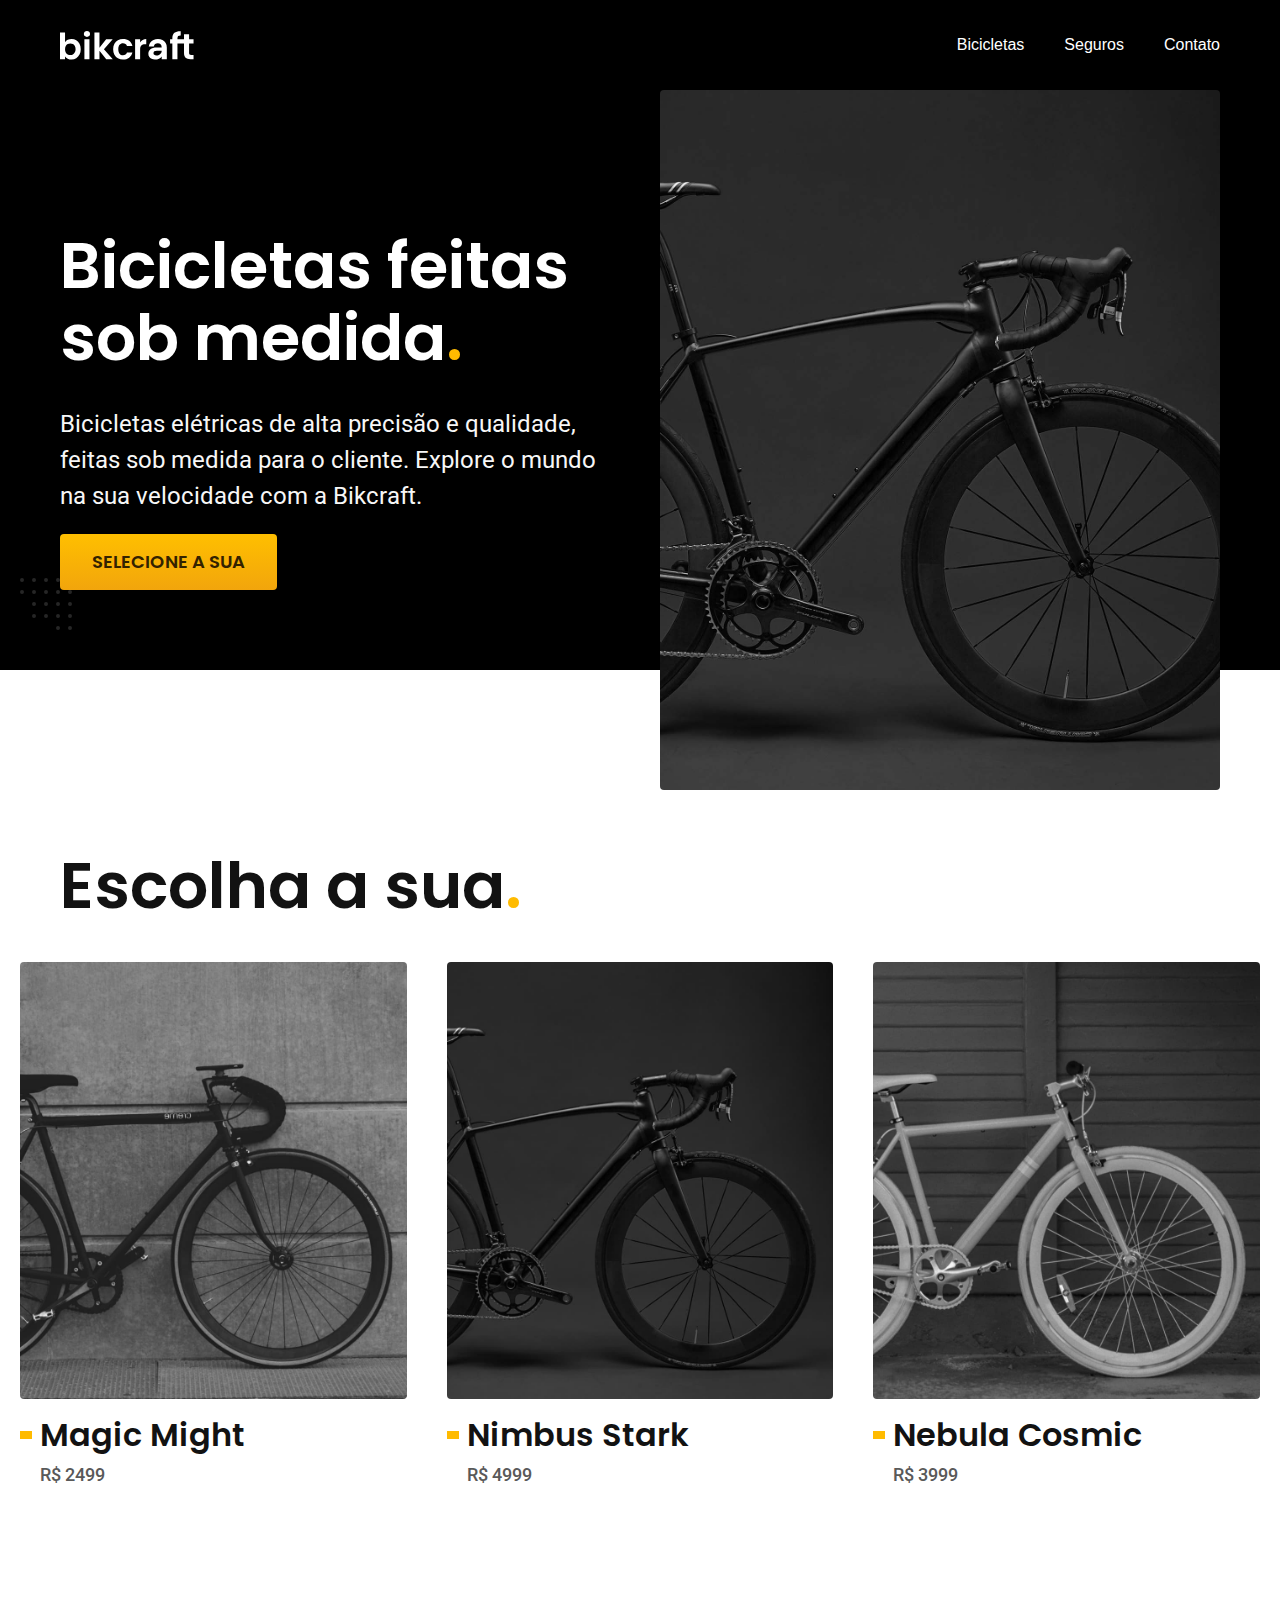
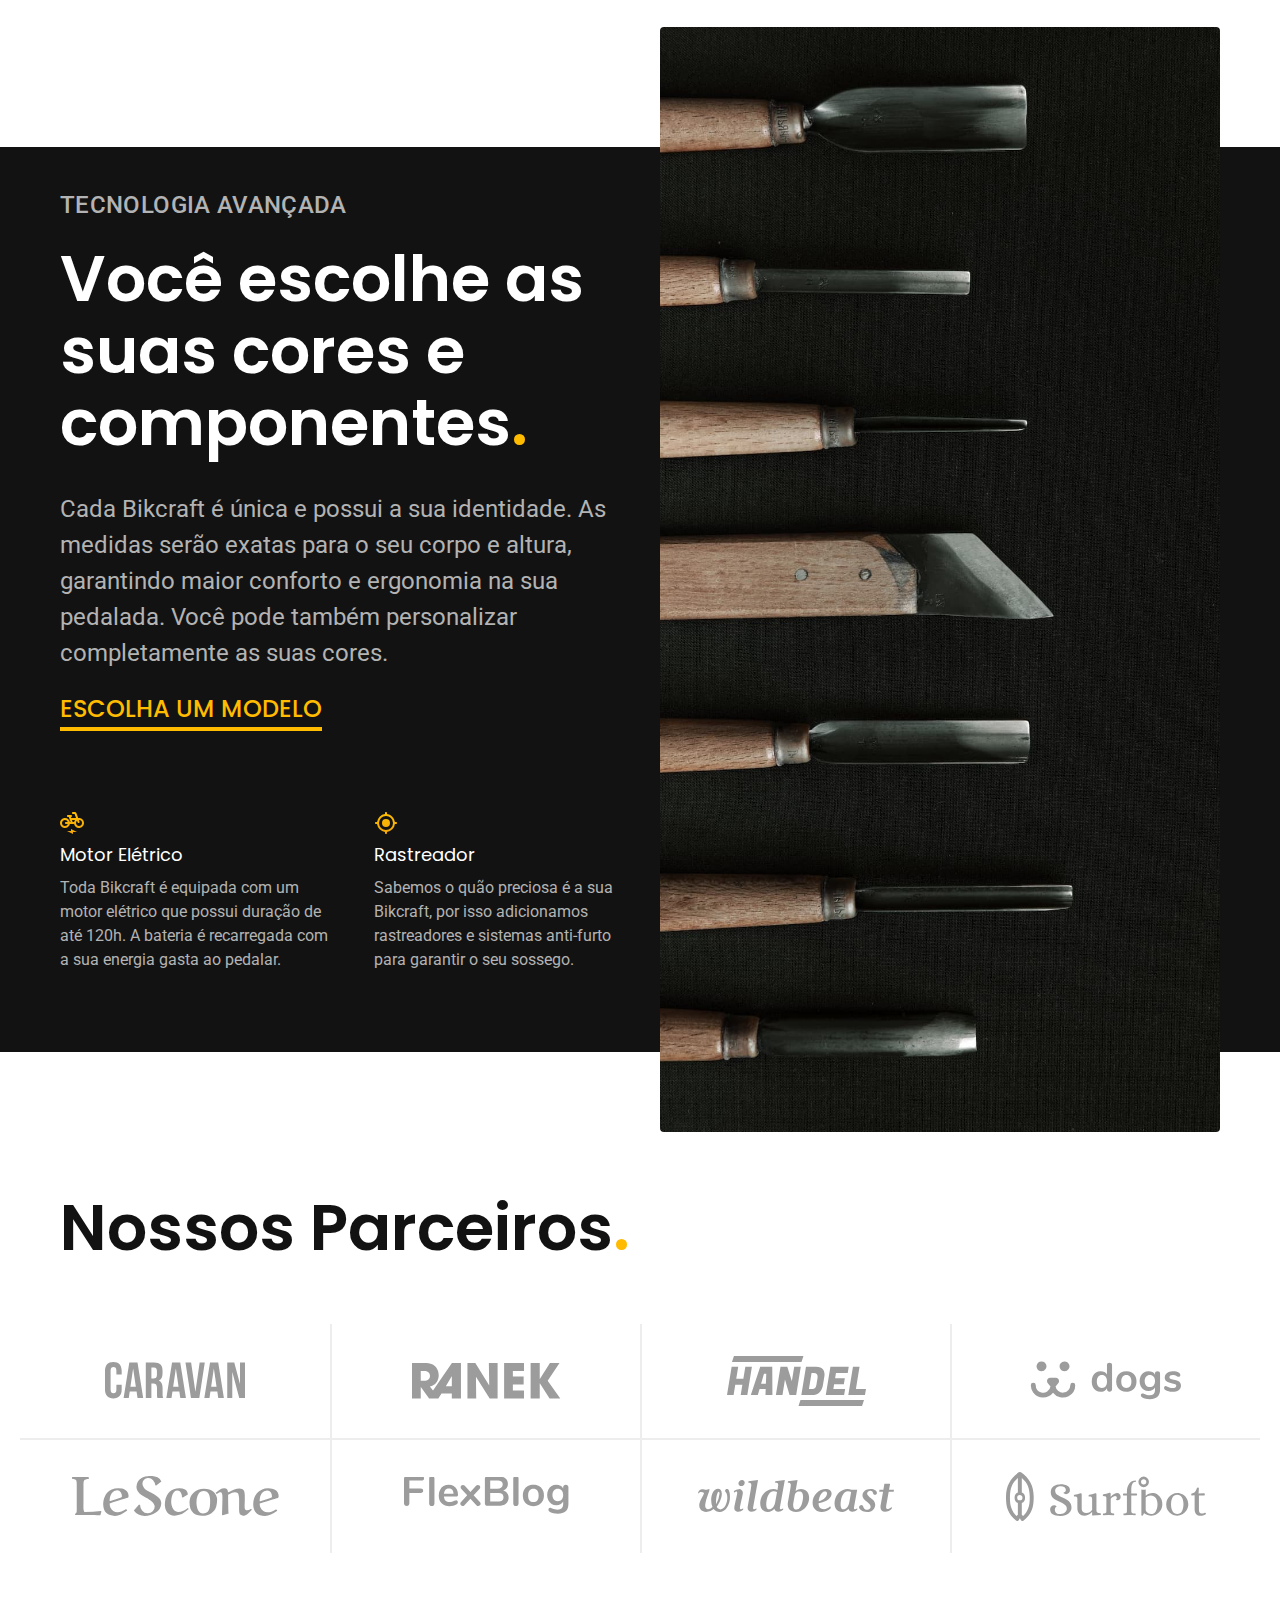
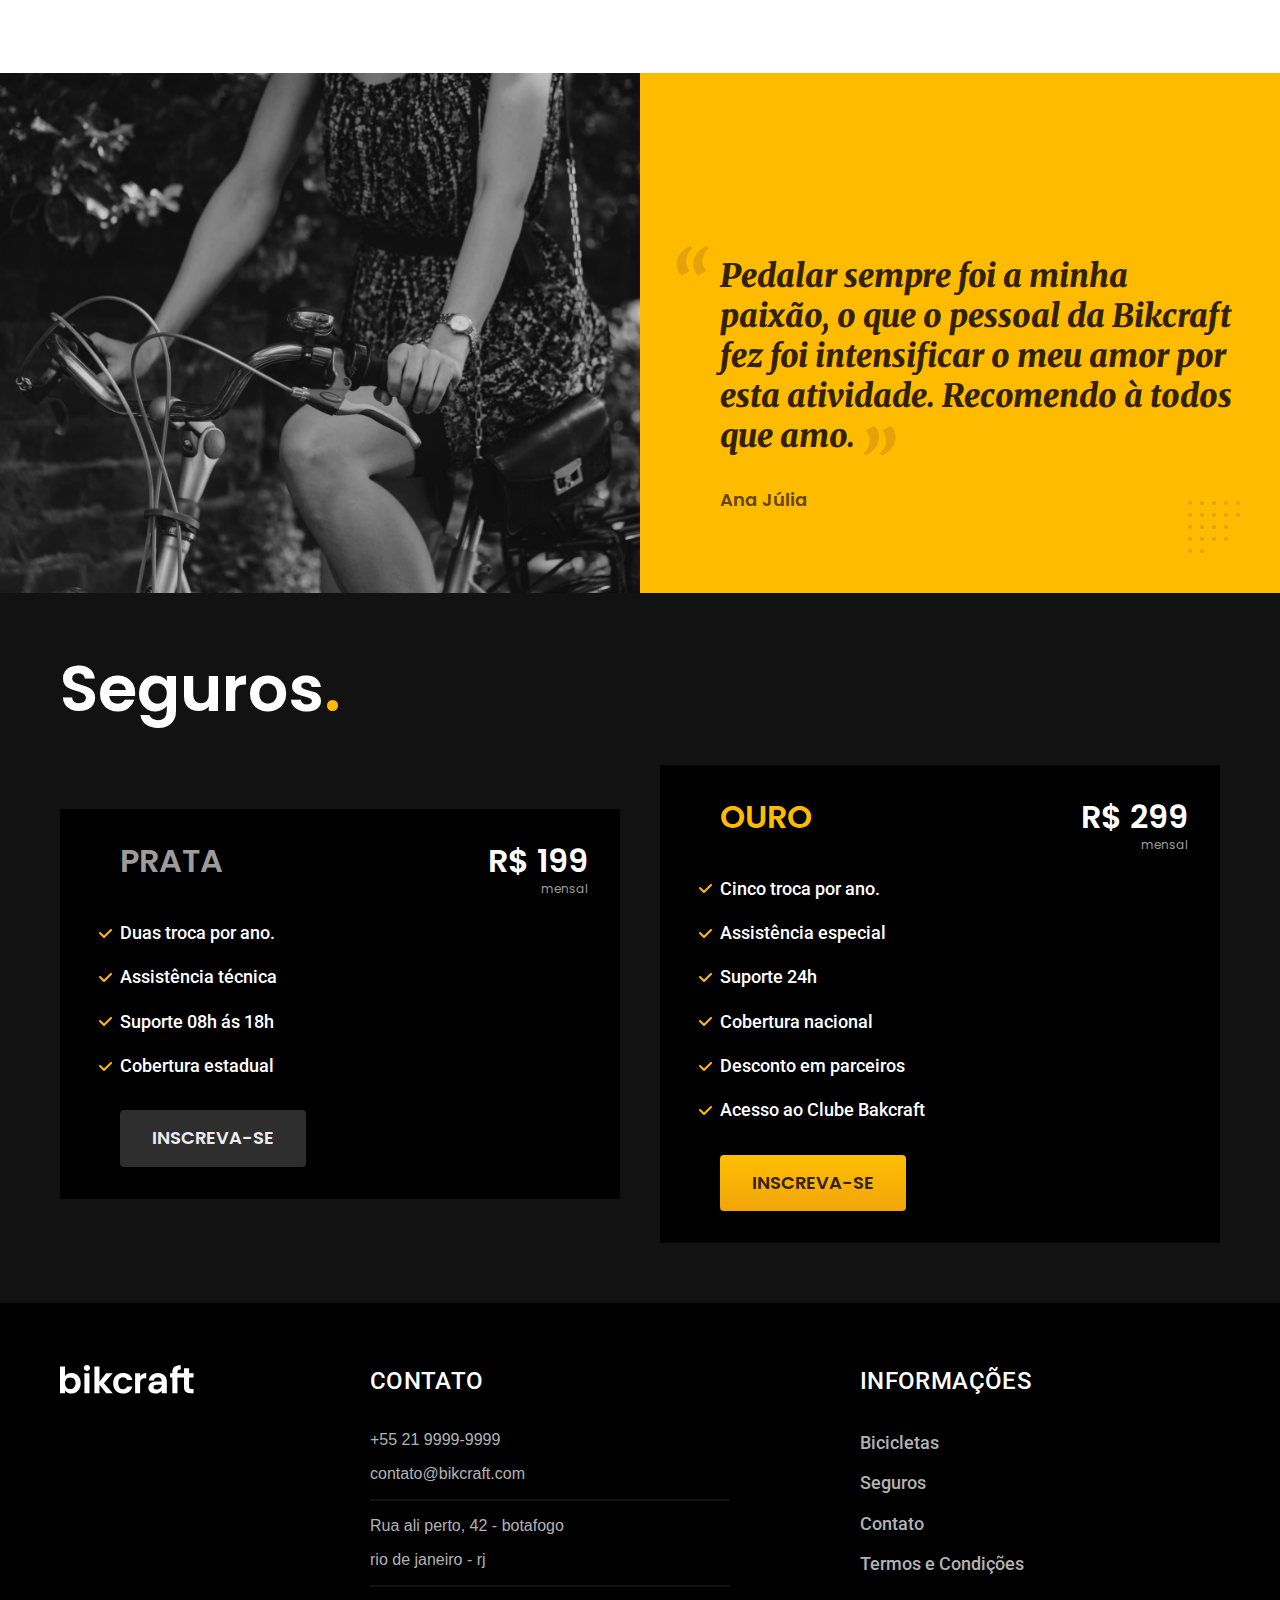
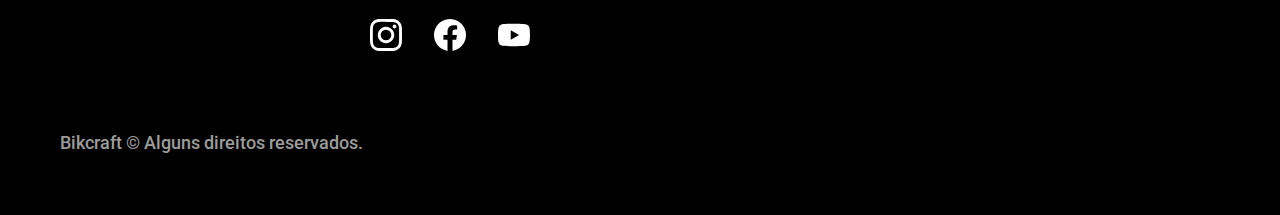
<file: index.html>
<!DOCTYPE html>
<html lang="pt-br">

    <head>
        <meta charset="UTF-8">
<meta name="viewport" content="width=device-width, initial-scale=1.0">
        <title>Bikcraft - Bicicletas Elétricas</title>
        <meta name="description" content="Bicicletas elétricas de alta precisão e qualidade, feitas sob medida para o cliente. Explore o mundo na sua velocidade com a Bikcraft.">
    
        <link rel="icon" href="./favicon.svg" type="image/svg+xml">
        <link rel="preload" href="./css/style.min.css" as="style">        
        <link rel="stylesheet" href="./css/style.min.css">

     <link rel="preconnect" href="https://fonts.googleapis.com">
     <link rel="preconnect" href="https://fonts.gstatic.com" crossorigin>
     <link href="https://fonts.googleapis.com/css2?family=Merriweather:ital,wght@1,900&family=Poppins:wght@400;600&family=Roboto:wght@400;500&display=swap" rel="stylesheet"> 
    <script>document.documentElement.classList.add('js');</script>
    </head>

    <body>
        <header class="header-bg">
            <div class="header container">
                <a href="./">
                    <img src="./img/bikcraft.svg" width="136" height="32" alt="Bikcraft">
                </a>

            <nav aria-label="primaria">
                <ul class="header-menu fonte-1-m cor-0">
                    <li><a href="./bicicletas.html">Bicicletas</a></li>
                    <li><a href="./seguros.html">Seguros</a></li>
                    <li><a href="./contato.html">Contato</a></li>
                </ul>
            </nav>
        </div>
        </header>

        <main class="introducao-bg">
            <div class="introducao container">
                <div class="introducao-conteudo">
                <h1 class="font-1-xgg cor-0 fadeInDown" data-anime="200">Bicicletas feitas sob medida<span class="cor-p1">.</span></h1>
                <p class="font-2-g cor-5">Bicicletas elétricas de alta precisão e qualidade,  feitas sob medida para o cliente. Explore o mundo na sua velocidade com a Bikcraft.</p>
            <a class="botao fadeInDown" href="./bicicletas.html" data-anime="400">selecione a sua</a>
        </div>
        <picture>
            <source media="(max-width: 800px)" srcset="./img/bicicletas/nimbus.jpg">
            <img src="./img/fotos/introducao.jpg" width="1280" height="1600" alt="Bicicleta elétrica preta">
        </picture>
    </div>
        </main>

        <article class="bicicletas-lista">
        <h2 class="container font-1-xgg">Escolha a sua<span class="cor-p1">.</span></h2>
        <ul>
            <li>
                <a href="./bicicletas/magic.html">
                <img src="./img/bicicletas/magic-home.jpg" width="920" height="1040" alt="Bicicleta preta">
                <h3 class="font-1-gg">Magic Might</h3>
                <span class="font-2-m cor-8">R$ 2499</span>
                </a>
            </li>
            <li>
                <a href="./bicicletas/nimbus.html">
                <img src="./img/bicicletas/nimbus-home.jpg" width="920" height="1040" alt="Bicicleta preta">
                <h3 class="font-1-gg">Nimbus Stark</h3>
                <span class="font-2-m cor-8">R$ 4999</span>
            </a>
            </li>
            <li>
                <a href="./bicicletas/nebula.html">
                <img src="./img/bicicletas/nebula-home.jpg" width="920" height="1040" alt="Bicicleta preta">
                <h3 class="font-1-gg">Nebula Cosmic</h3>
                <span class="font-2-m cor-8">R$ 3999</span>
            </a>
            </li>
        </ul>
    </article>
    <article class="tecnologia-bg">
        <div class="tecnologia container">
            <div class="tecnologia-conteudo">
                <span class="font-2-g-b cor-5">Tecnologia Avançada</span>
                <h2 class="font-1-xgg cor-0">Você escolhe as suas cores e componentes<span class="cor-p1">.</span></h2>
                <p class="font-2-g cor-5">Cada Bikcraft é única e possui a sua identidade. As medidas serão exatas para o seu corpo e altura, garantindo maior conforto e ergonomia na sua pedalada. Você pode também personalizar completamente as suas cores.</p>
                <a class="link" href="./bicicletas.html">Escolha um modelo</a>
            <div class="tecnologia-vantagens">
            <div>
                <img src="./img/icones/eletrica.svg" width="24" height="24" alt="">
                <h3 class="font-1-m cor-0">Motor Elétrico</h3>
                <p class="font-2-p cor-5">Toda Bikcraft é equipada com um motor elétrico que possui duração de até 120h. A bateria é recarregada com a sua energia gasta ao pedalar.</p>
            </div>
            <div>
                <img src="./img/icones/rastreador.svg" width="24" height="24" alt="">
                <h3 class="font-1-m cor-0">Rastreador</h3>
                <p class="font-2-p cor-5">Sabemos o quão preciosa é a sua Bikcraft, por isso adicionamos rastreadores e sistemas anti-furto para garantir o seu sossego.</p>
            </div>
            </div>
            </div>

            <div class="tecnologia-imagem">
                <img src="./img/fotos/tecnologia.jpg" width="1200" height="1920" alt="">
            </div>
        </div>
    </article>
    <section class="parceiros" aria-label="Nossos Parceiros"> 
        <h2 class="container font-1-xgg">Nossos Parceiros<span class="cor-p1">.</span></h2>

        <ul>
            <li><img src="./img/parceiros/caravan.svg" width="140" height="38" alt="caravan"></li>
            <li><img src="./img/parceiros/ranek.svg" width="149" height="36" alt="ranek"></li>
            <li><img src="./img/parceiros/handel.svg" width="139" height="50" alt="handel"></li>
            <li><img src="./img/parceiros/dogs.svg" width="152" height="39" alt="dogs"></li>
            <li><img src="./img/parceiros/lescone.svg" width="208" height="41" alt="lescone"></li>
            <li><img src="./img/parceiros/flexblog.svg" width="165" height="38" alt="flexblog"></li>
            <li><img src="./img/parceiros/wildbeast.svg" width="196" height="34" alt="wildbeast"></li>
            <li><img src="./img/parceiros/surfbot.svg" width="200" height="49" alt="surfbot"></li>
        </ul>
    </section>

<section class="depoimento" aria-label="Depoimento">
    <div>
    <img src="./img/fotos/depoimento.jpg" width="1560" height="1360" alt="Depoimento">
    </div>
    <div class="depoimento-conteudo">
    <blockquote class="font-1-gg cor-p5">
    <p>Pedalar sempre foi a minha paixão, o que o pessoal da Bikcraft fez foi intensificar o meu amor por esta atividade. Recomendo à todos que amo.</p>
    </blockquote>
    <span class="font-1-m-b cor-p4">Ana Júlia</span>
    </div>
</section>

<article class="seguros-bg">
    <div class="seguros container">
        <h2 class="font-1-xgg cor-0">Seguros<span class="cor-p1">.</span></h2>
        <div class="seguros-item">
        <h3 class="font-1-gg cor-6">PRATA</h3>
        <span class="font-1-gg cor-0">R$ 199 <span class="font-1-pp cor-6">mensal</span></span>
        <ul class="font-2-m cor-0">
            <li>Duas troca por ano.</li>
            <li>Assistência técnica</li>
            <li>Suporte 08h ás 18h</li>
            <li>Cobertura estadual</li>
        </ul>
        <a class="botao secundario" href="./orcamento.html">Inscreva-se</a>
    </div>
        <div class="seguros-item">
        <h3 class="font-1-gg cor-p1">OURO</h3>
        <span class="font-1-gg cor-0">R$ 299 <span class="font-1-pp cor-6">mensal</span></span>
        <ul class="font-2-m cor-0">
            <li>Cinco troca por ano.</li>
            <li>Assistência especial</li>
            <li>Suporte 24h</li>
            <li>Cobertura nacional</li>
            <li>Desconto em parceiros</li>
            <li>Acesso ao Clube Bakcraft</li>
        </ul>
        <a class="botao" href="./orcamento.html">Inscreva-se</a>
    </div>

</article>
<footer class="footer-bg">
    <div class="footer container">
        <img src="./img/bikcraft.svg" width="136" height="32" alt="Bikcraft">
        <div class="footer-contato">
            <h3 class="font-2-g-b cor-0">CONTATO</h3>
            <ul class="font-2-3 cor-5">
                <li><a href="tel:+552199999999">+55 21 9999-9999</a></li>
                <li><a href="mailto:contato@bikcraft.com">contato@bikcraft.com</a></li>
                <li>Rua ali perto, 42 - botafogo</li>
                <li>rio de janeiro - rj</li>
            </ul>
            <div class="footer-redes">
            <a href="./">
                <img src="./img/redes/instagram.svg" width="32" height="32" alt="Instagram">
            </a>
            <a href="./">
                <img src="./img/redes/facebook.svg" width="32" height="32" alt="Facebook">
            </a>
            <a href="./">
                <img src="./img/redes/youtube.svg" width="32" height="32" alt="Youtube">
            </a>
            </div>
        </div>
    
       <div class="footer-informacoes">
        <h3 class="font-2-g-b cor-0">INFORMAÇÕES</h3>
        <nav>
            <ul class="font-2-m cor-5">
                <li><a href="./bicicletas.html">Bicicletas</a></li>
                <li><a href="./seguros.html">Seguros</a></li>
                <li> <a href="./contato.html">Contato</a></li>
                <li><a href="./termos.html">Termos e Condições</a></li>
            </ul>
        </nav>
        </div>  
        <p class="footer-copy font-2-m cor-6">Bikcraft © Alguns direitos reservados.</p>  
    </div> 
</footer>

 <script src="./js/plugins/simple-anime.js"></script>
 <script src="./js/script.js"></script>

    </body>
</html>
</file>
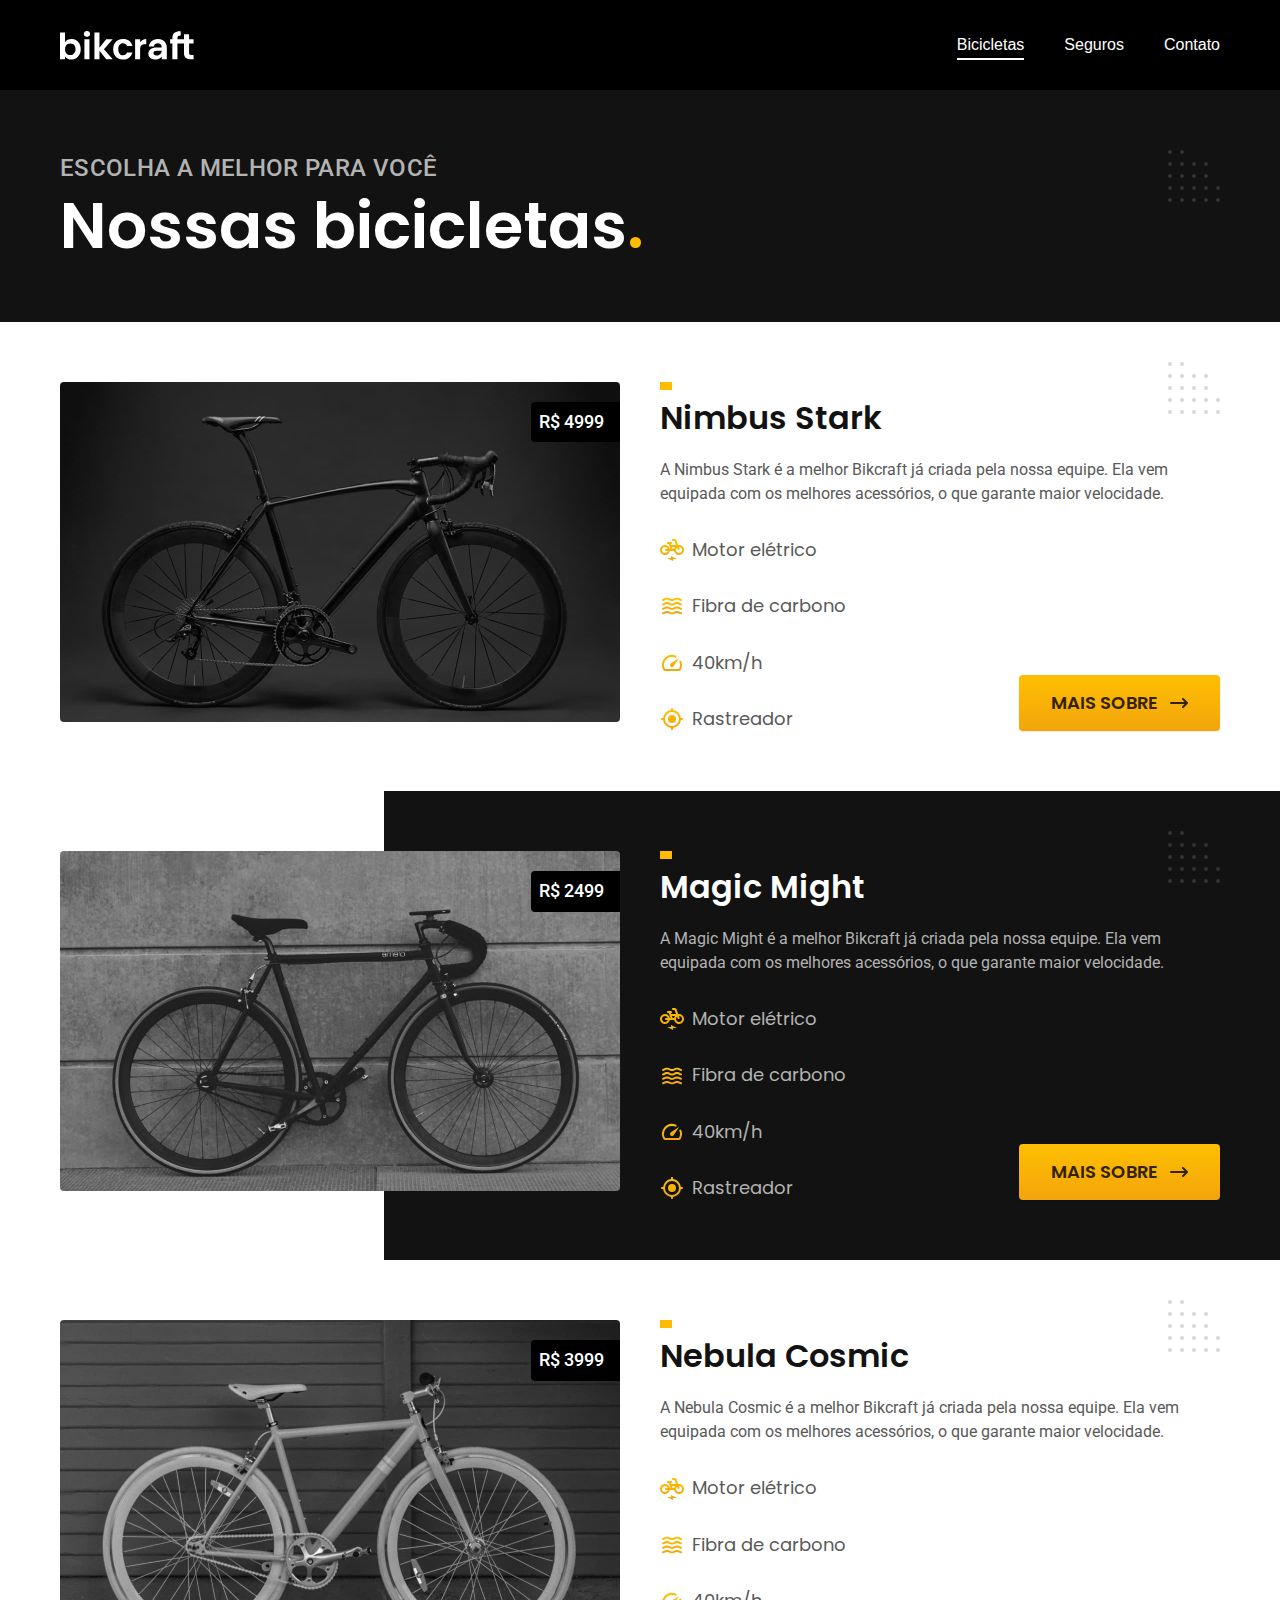
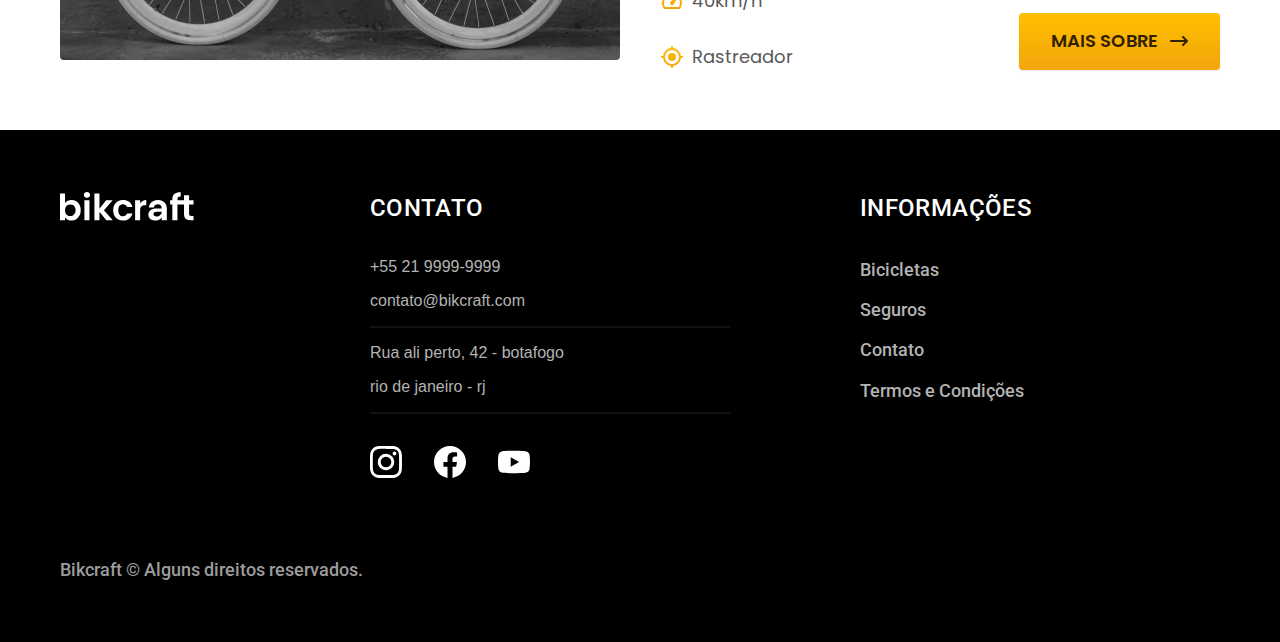
<file: bicicletas.html>
<!DOCTYPE html>
<html lang="pt-br">

    <head>
        <meta charset="UTF-8">
<meta name="viewport" content="width=device-width, initial-scale=1.0">
        <title>Bicicletas / Bikcraft</title>
        <meta name="description" content="Bicicletas">
    
<link rel="icon" href="./favicon.svg" type="image/svg+xml">
        <link rel="preload" href="./css/style.min.css" as="style">        
        <link rel="stylesheet" href="./css/style.min.css">

     <link rel="preconnect" href="https://fonts.googleapis.com">
     <link rel="preconnect" href="https://fonts.gstatic.com" crossorigin>
     <link href="https://fonts.googleapis.com/css2?family=Merriweather:ital,wght@1,900&family=Poppins:wght@400;600&family=Roboto:wght@400;500&display=swap" rel="stylesheet"> 
      <script>document.documentElement.classList.add('js');</script>
    </head>

    <body id="bicicletas">
        <header class="header-bg">
            <div class="header container">
                <a href="./index.html">
                    <img src="./img/bikcraft.svg" width="136" height="32" alt="Bikcraft">
                </a>

            <nav aria-label="primaria">
                <ul class="header-menu fonte-1-m cor-0">
                    <li><a href="./bicicletas.html">Bicicletas</a></li>
                    <li><a href="./seguros.html">Seguros</a></li>
                    <li><a href="./contato.html">Contato</a></li>
                </ul>
            </nav>
        </div>
        </header>
        <main>
            <div class="titulo-bg">
                <div class="titulo container">
                    <p class="font-2-g-b cor-5 fadeInDown" data-anime="200">ESCOLHA A MELHOR PARA VOCÊ</p>
                    <h1 class="font-1-xgg cor-0 fadeInDown" data-anime="200">Nossas bicicletas<span class="cor-p1">.</span></h1>
                </div>
            </div>
        </main>

            <div class="bicicletas container">
            <div class="bicicletas-imagem">
            <img src="./img/bicicletas/nimbus.jpg" width="1120" height="680" alt="Nimbus Stark">
            <span class="font-2-m cor-0">R$ 4999</span>
            </div>
            <div class="bicicletas-conteudo">
            <h2 class="font-1-gg">Nimbus Stark</h2>
            <p class="font-2-p cor-8">A Nimbus Stark é a melhor Bikcraft já criada pela nossa equipe. Ela vem equipada com os melhores acessórios, o que garante maior velocidade.</p>
            <ul class="font-1-m cor-8">
                <li> <img src="./img/icones/eletrica.svg" width="32" height="32" alt="">
                    Motor elétrico
                </li>
                <li> <img src="./img/icones/carbono.svg" width="32" height="32" alt=""> 
                     Fibra de carbono
                    </li>
                <li> <img src="./img/icones/velocidade.svg" width="32" height="32" alt=""> 
                    40km/h
                </li>
                <li><img src="./img/icones/rastreador.svg" width="32" height="32" alt=""> 
                    Rastreador
                </li>
            </ul>
            <a class="botao seta" href="./bicicletas/nimbus.html">MAIS SOBRE</a>
            </div>
            </div>
        
        <div class="bicicletas-bg">
            <div class="bicicletas container">
            <div class="bicicletas-imagem">
            <img src="./img/bicicletas/magic.jpg" width="1120" height="680" alt="Magic Might">
            <span class="font-2-m cor-0">R$ 2499</span>
            </div>
            <div class="bicicletas-conteudo">
            <h2 class="font-1-gg cor-0">Magic Might</h2>
            <p class="font-2-p cor-5">A Magic Might é a melhor Bikcraft já criada pela nossa equipe. Ela vem equipada com os melhores acessórios, o que garante maior velocidade.</p>
            <ul class="font-1-m cor-5">
                <li> <img src="./img/icones/eletrica.svg" width="32" height="32" alt="">
                    Motor elétrico
                </li>
                <li> <img src="./img/icones/carbono.svg" width="32" height="32" alt=""> 
                     Fibra de carbono
                    </li>
                <li> <img src="./img/icones/velocidade.svg" width="32" height="32" alt=""> 
                    40km/h
                </li>
                <li><img src="./img/icones/rastreador.svg" width="32" height="32" alt=""> 
                    Rastreador
                </li>
            </ul>
            <a class="botao seta" href="./bicicletas/magic.html">MAIS SOBRE</a>
            </div>
            </div>
        </div>


            <div class="bicicletas container">
            <div class="bicicletas-imagem">
            <img src="./img/bicicletas/nebula.jpg" width="1120" height="680" alt="Nebula Cosmic">
            <span class="font-2-m cor-0">R$ 3999</span>
            </div>
            <div class="bicicletas-conteudo">
            <h2 class="font-1-gg">Nebula Cosmic</h2>
            <p class="font-2-p cor-8">A  Nebula Cosmic é a melhor Bikcraft já criada pela nossa equipe. Ela vem equipada com os melhores acessórios, o que garante maior velocidade.</p>
            <ul class="font-1-m cor-8">
                <li> <img src="./img/icones/eletrica.svg" width="32" height="32" alt="">
                    Motor elétrico
                </li>
                <li> <img src="./img/icones/carbono.svg" width="32" height="32" alt=""> 
                     Fibra de carbono
                    </li>
                <li> <img src="./img/icones/velocidade.svg" width="32" height="32" alt=""> 
                    40km/h
                </li>
                <li><img src="./img/icones/rastreador.svg" width="32" height="32" alt=""> 
                    Rastreador
                </li>
            </ul>
            <a class="botao seta" href="./bicicletas/nebula.html">MAIS SOBRE</a>
            </div>
            </div>

        <footer class="footer-bg">
            <div class="footer container">
                <img src="./img/bikcraft.svg" width="136" height="32" alt="Bikcraft">
                <div class="footer-contato">
                    <h3 class="font-2-g-b cor-0">CONTATO</h3>
                    <ul class="font-2-3 cor-5">
                        <li><a href="tel:+552199999999">+55 21 9999-9999</a></li>
                        <li><a href="mailto:contato@bikcraft.com">contato@bikcraft.com</a></li>
                        <li>Rua ali perto, 42 - botafogo</li>
                        <li>rio de janeiro - rj</li>
                    </ul>
                    <div class="footer-redes">
                        <a href="./">
                            <img src="./img/redes/instagram.svg" width="32" height="32" alt="Instagram">
                        </a>
                        <a href="./">
                            <img src="./img/redes/facebook.svg" width="32" height="32" alt="Facebook">
                        </a>
                        <a href="./">
                            <img src="./img/redes/youtube.svg" width="32" height="32" alt="Youtube">
                        </a>
                        </div>
                </div>
            
               <div class="footer-informacoes">
                <h3 class="font-2-g-b cor-0">INFORMAÇÕES</h3>
                <nav>
                    <ul class="font-2-m cor-5">
                        <li><a href="./bicicletas.html">Bicicletas</a></li>
                        <li><a href="./seguros.html">Seguros</a></li>
                        <li> <a href="./contato.html">Contato</a></li>
                        <li><a href="./termos.html">Termos e Condições</a></li>
                    </ul>
                </nav>
                </div>  
                <p class="footer-copy font-2-m cor-6">Bikcraft © Alguns direitos reservados.</p>  
            </div> 
        </footer>
        <script src="./js/plugins/simple-anime.js"></script>
            <script src="./js/script.js"></script>
    </body>
        </html>
</file>
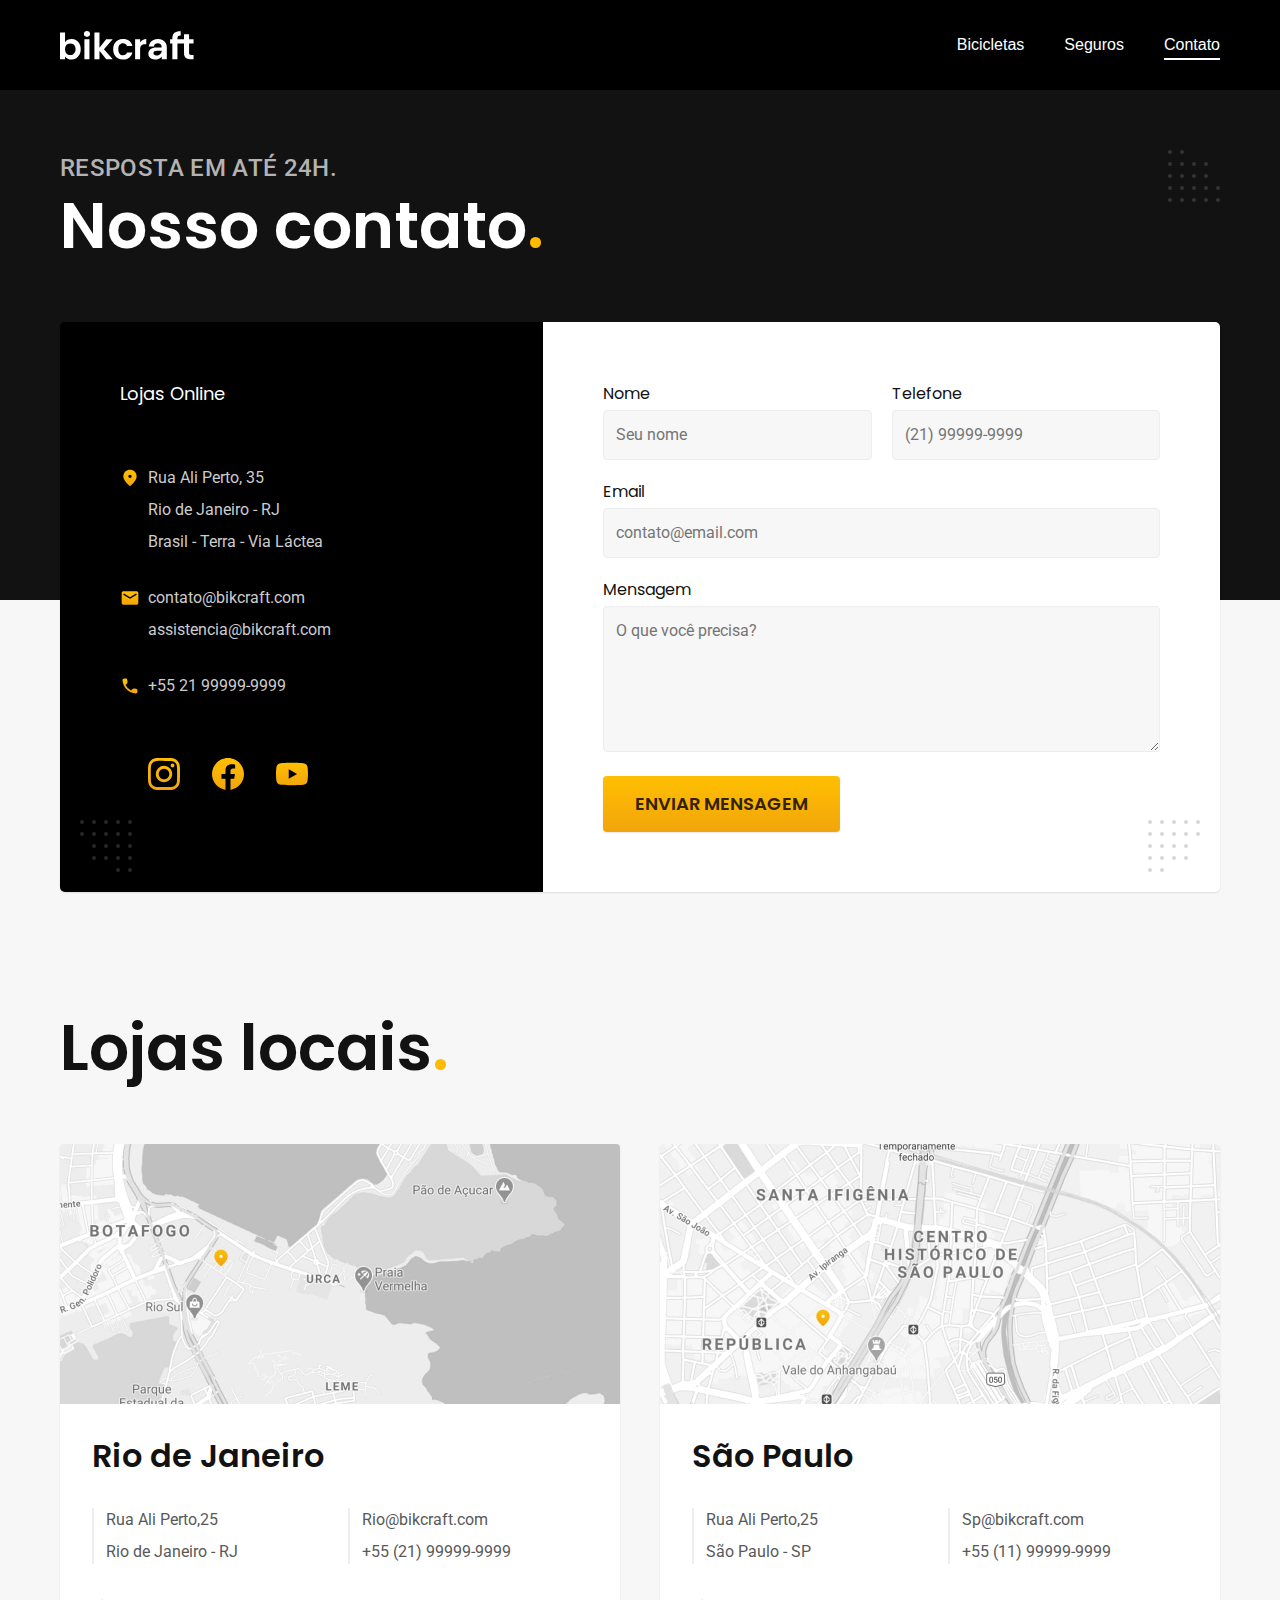
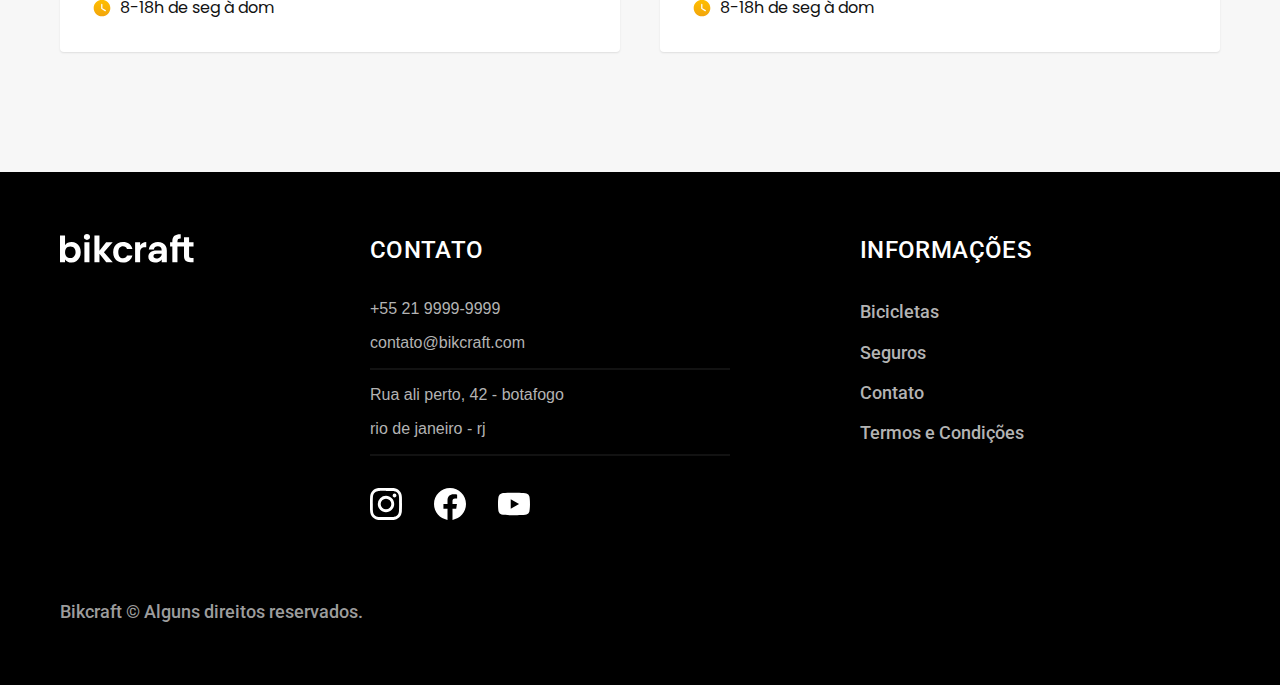
<file: contato.html>
<!DOCTYPE html>
<html lang="pt-br">

    <head>
        <meta charset="UTF-8">
<meta name="viewport" content="width=device-width, initial-scale=1.0">
        <title>Contatos / Bikcraft</title>
        <meta name="description" content="Contatos.">
    
<link rel="icon" href="./favicon.svg" type="image/svg+xml">
        <link rel="preload" href="./css/style.min.css" as="style">        
        <link rel="stylesheet" href="./css/style.min.css">

     <link rel="preconnect" href="https://fonts.googleapis.com">
     <link rel="preconnect" href="https://fonts.gstatic.com" crossorigin>
     <link href="https://fonts.googleapis.com/css2?family=Merriweather:ital,wght@1,900&family=Poppins:wght@400;600&family=Roboto:wght@400;500&display=swap" rel="stylesheet"> 
      <script>document.documentElement.classList.add('js');</script>
    </head>

    <body id="contato">
        <header class="header-bg">
            <div class="header container">
                <a href="./index.html">
                    <img src="./img/bikcraft.svg" width="136" height="32" alt="Bikcraft">
                </a>

            <nav aria-label="primaria">
                <ul class="header-menu fonte-1-m cor-0">
                    <li><a href="./bicicletas.html">Bicicletas</a></li>
                    <li><a href="./seguros.html">Seguros</a></li>
                    <li><a href="./contato.html">Contato</a></li>
                </ul>
            </nav>
        </div>
        </header>
        <main>
            <div class="titulo-bg">
                <div class="titulo container">
                    <p class="font-2-g-b cor-5 fadeInDown" data-anime="200">Resposta em até 24h.</p>
                    <h1 class="font-1-xgg cor-0 fadeInDown" data-anime="200">Nosso contato<span class="cor-p1">.</span></h1>
                </div>
            </div>
            <div class="contato container">
                <section class="contato-dados" aria-label="Endereço">
                    <h2 class="font-1-m cor-0">Lojas Online</h2>
                    <div class="contato-endereco font-2-p cor-4">
                        <p>Rua Ali Perto, 35</p>
                        <p>Rio de Janeiro - RJ</p>
                        <p>Brasil - Terra - Via Láctea</p>
                    </div>
                    <address class="contato-meios font-2-p cor-4">
                        <a href="mailto:contato@bikcraft.com">contato@bikcraft.com</a>
                        <a href="mailto:assistencia@bikcraft.com">assistencia@bikcraft.com</a>
                        <a href="tel:+5521999999999">+55 21 99999-9999</a>
                    </address>
                    <div class="contato-redes">
                        <a href="./">
                            <img src="./img/redes/instagram-p.svg" width="32" height="32" alt="Instagram">
                        </a>                    
                        <a href="./">
                        <img src="./img/redes/facebook-p.svg" width="32" height="32" alt="Facebook">
                        </a> 
                        <a href="./">
                        <img src="./img/redes/youtube-p.svg" width="32" height="32" alt="Youtube">
                        </a>  
                    </div>
                </section>
                <section class="contato-formulario" aria-label="Formulário">
                    <form class="form" action="./contato.html">
                    <div>
                        <label for="nome">Nome</label>
                        <input type="text" id="nome" name="nome" placeholder="Seu nome">
                    </div>
                    <div> 
                        <label for="telefone">Telefone</label>
                        <input type="text" id="telefone" name="telefone" placeholder="(21) 99999-9999">
                    </div>
                    <div class="col-2">
                        <label for="email">Email</label>
                        <input type="email" id="email" name="email" placeholder="contato@email.com">
                    </div>
                    <div class="col-2">
                        <label for="mensagem">Mensagem</label>
                        <textarea rows="5" id="mensagem" name="mensagem" placeholder="O que você precisa?"></textarea>
                    </div>
                    <button class="botao col-2">Enviar Mensagem</button>
                    </form>
                </section>
            </div>
        </main>

    <article class="lojas container">
                <h2 class="font-1-xgg">Lojas locais<span class="cor-p1">.</span></h2>
                <div class="lojas-item">
                <img src="./img/lojas/rj.jpg" width="1120" height="520" alt="mapa marcando o endereço em Rua Ali Perto, 25 - Rio de Janeiro - RJ">
                <div class="lojas-conteudo">
                <h3 class="font-1-gg">Rio de Janeiro</h3>
                <div class="lojas-dados font-2-p cor-8">
                    <p>Rua Ali Perto,25</p>
                    <p>Rio de Janeiro - RJ</p>
                </div>
                <div class="lojas-dados font-2-p cor-8">
                    <a href="mailto:Rio@bikcraft.com">Rio@bikcraft.com</a>
                    <a href="tel:+5521999999999">+55 (21) 99999-9999</a>
                </div>
                <p class="lojas-tempo font-1-p"><img src="./img/icones/horario.svg" width="20" height="20" alt=""> 8-18h de seg à dom</p>
                </div>
                </div>


            <div class="lojas-item">
            <img src="./img/lojas/sp.jpg" width="1120" height="520" alt="mapa marcando o endereço em Rua Ali Perto, 25 - Rio de Janeiro - RJ">
            <div class="lojas-conteudo">
            <h3 class="font-1-gg">São Paulo</h3>
            <div class="lojas-dados font-2-p cor-8">
                <p>Rua Ali Perto,25</p>
                <p>São Paulo - SP</p>
            </div>
            <div class="lojas-dados font-2-p cor-8">
                <a href="mailto:Sp@bikcraft.com">Sp@bikcraft.com</a>
                <a href="tel:+5511999999999">+55 (11) 99999-9999</a>                
            </div>
            <p class="lojas-tempo font-1-p"><img src="./img/icones/horario.svg" width="20" height="20" alt=""> 8-18h de seg à dom</p>
        </div>
        </div>
    </article>

        <footer class="footer-bg">
            <div class="footer container">
                <img src="./img/bikcraft.svg" width="136" height="32" alt="Bikcraft">
                <div class="footer-contato">
                    <h3 class="font-2-g-b cor-0">CONTATO</h3>
                    <ul class="font-2-3 cor-5">
                        <li><a href="tel:+552199999999">+55 21 9999-9999</a></li>
                        <li><a href="mailto:contato@bikcraft.com">contato@bikcraft.com</a></li>
                        <li>Rua ali perto, 42 - botafogo</li>
                        <li>rio de janeiro - rj</li>
                    </ul>
                    <div class="footer-redes">
                        <a href="./">
                            <img src="./img/redes/instagram.svg" width="32" height="32" alt="Instagram">
                        </a>
                        <a href="./">
                            <img src="./img/redes/facebook.svg" width="32" height="32" alt="Facebook">
                        </a>
                        <a href="./">
                            <img src="./img/redes/youtube.svg" width="32" height="32" alt="Youtube">
                        </a>
                        </div>
                </div>
            
               <div class="footer-informacoes">
                <h3 class="font-2-g-b cor-0">INFORMAÇÕES</h3>
                <nav>
                    <ul class="font-2-m cor-5">
                        <li><a href="./bicicletas.html">Bicicletas</a></li>
                        <li><a href="./seguros.html">Seguros</a></li>
                        <li> <a href="./contato.html">Contato</a></li>
                        <li><a href="./termos.html">Termos e Condições</a></li>
                    </ul>
                </nav>
                </div>  
                <p class="footer-copy font-2-m cor-6">Bikcraft © Alguns direitos reservados.</p>  
            </div> 
        </footer>
        <script src="./js/plugins/simple-anime.js"></script>
            <script src="./js/script.js"></script>
    </body>
        </html>
</file>
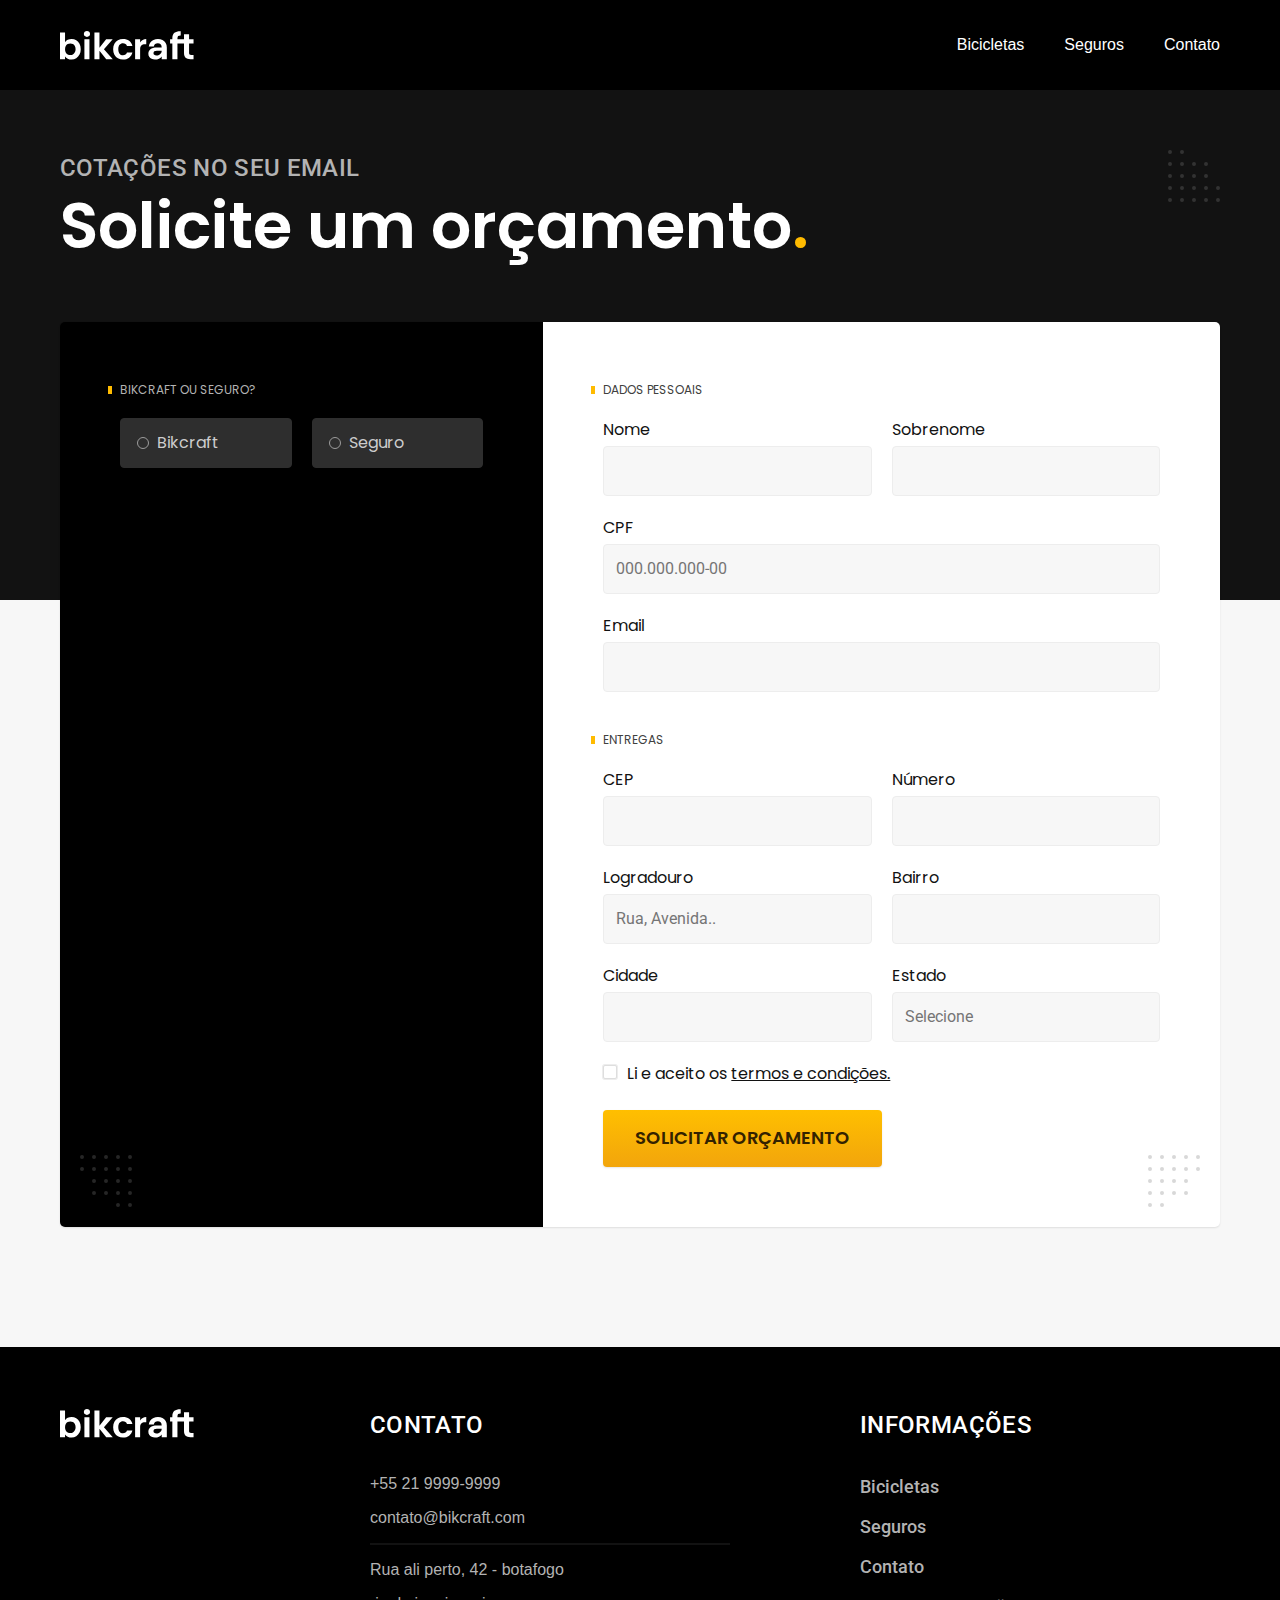
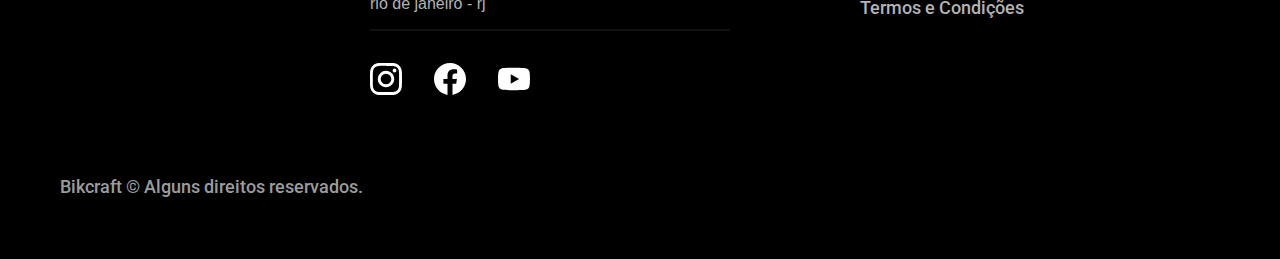
<file: orcamento.html>
<!DOCTYPE html>
<html lang="pt-br">

    <head>
        <meta charset="UTF-8">
<meta name="viewport" content="width=device-width, initial-scale=1.0">
        <title>Orçamento / Bikcraft</title>
        <meta name="description" content="Orçamento.">
    
<link rel="icon" href="./favicon.svg" type="image/svg+xml">
        <link rel="preload" href="./css/style.min.css" as="style">        
        <link rel="stylesheet" href="./css/style.min.css">

     <link rel="preconnect" href="https://fonts.googleapis.com">
     <link rel="preconnect" href="https://fonts.gstatic.com" crossorigin>
     <link href="https://fonts.googleapis.com/css2?family=Merriweather:ital,wght@1,900&family=Poppins:wght@400;600&family=Roboto:wght@400;500&display=swap" rel="stylesheet"> 
      <script>document.documentElement.classList.add('js');</script>
    </head>

    <body id="orcamento">
        <header class="header-bg">
            <div class="header container">
                <a href="./index.html">
                    <img src="./img/bikcraft.svg" width="136" height="32" alt="Bikcraft">
                </a>

            <nav aria-label="primaria">
                <ul class="header-menu fonte-1-m cor-0">
                    <li><a href="./bicicletas.html">Bicicletas</a></li>
                    <li><a href="./seguros.html">Seguros</a></li>
                    <li><a href="./contato.html">Contato</a></li>
                </ul>
            </nav>
        </div>
        </header>
        <main>
            <div class="titulo-bg">
                <div class="titulo container">
                    <p class="font-2-g-b cor-5 fadeInDown" data-anime="200">Cotações no seu email</p>
                    <h1 class="font-1-xgg cor-0 fadeInDown" data-anime="200">Solicite um orçamento<span class="cor-p1">.</span></h1>
                </div>
            </div>
        </main>

        <form class="orcamento container" action="./">
            <div class="orcamento-produto">
                <h2 class="font-1-pp cor-5">Bikcraft ou Seguro?</h2>

                <input type="radio"  name="tipo" value="bikcraft" id="bikcraft">
                <label for="bikcraft">Bikcraft</label>

                <input type="radio"  name="tipo" value="seguro" id="seguro">
                <label for="seguro">Seguro</label>

                <div class="orcamento-conteudo" id="orcamento-bikcraft">
                    <h2 class="font-1-pp cor-5">Escolha a sua</h2>
                    
                    <input type="radio"  name="produto" value="nimbus" id="nimbus">
                    <label for="nimbus">Nimbus Stark <span>4999</span></label>
                    <div class="orcamento-detalhes">
                        <ul class="font-1-pp cor-8">
                            <li><img src="./img/icones/eletrica.svg" width="16" height="16" alt="">Motor Elétrico</li>
                            <li><img src="./img/icones/carbono.svg" width="16" height="16" alt="">Fibra de Carbono</li>
                            <li><img src="./img/icones/velocidade.svg" width="16" height="16" alt="">50 km/h</li>
                            <li><img src="./img/icones/rastreador.svg" width="16" height="16" alt="">Rastreador</li>
                        </ul>
                        <img src="./img/bicicletas/nimbus.jpg" alt="Bicicleta preta">
                    </div>

                    <input type="radio"  name="produto" value="nebula" id="nebula">
                    <label for="nebula">Nebula Cosmic <span>3999</span></label>
                    <div class="orcamento-detalhes">
                        <ul class="font-1-pp cor-8">
                            <li><img src="./img/icones/eletrica.svg" width="16" height="16" alt="">Motor Elétrico</li>
                            <li><img src="./img/icones/carbono.svg" width="16" height="16" alt="">Fibra de Carbono</li>
                            <li><img src="./img/icones/velocidade.svg" width="16" height="16" alt="">45 km/h</li>
                            <li><img src="./img/icones/rastreador.svg" width="16" height="16" alt="">Rastreador</li>
                        </ul>
                        <img src="./img/bicicletas/nebula.jpg" alt="Bicicleta preta">
                    </div>

                    <input type="radio"  name="produto" value="magic" id="magic">
                    <label for="magic">Magic Might <span>2499</span></label>
                    <div class="orcamento-detalhes">
                        <ul class="font-1-pp cor-8">
                            <li><img src="./img/icones/eletrica.svg" width="16" height="16" alt="">Motor Elétrico</li>
                            <li><img src="./img/icones/carbono.svg" width="16" height="16" alt="">Fibra de Carbono</li>
                            <li><img src="./img/icones/velocidade.svg" width="16" height="16" alt="">40 km/h</li>
                            <li><img src="./img/icones/rastreador.svg" width="16" height="16" alt="">Rastreador</li>
                        </ul>
                        <img src="./img/bicicletas/magic.jpg" width="1120" height="680" alt="Bicicleta preta">
                    </div>
                </div>

                <div class="orcamento-conteudo" id="orcamento-seguro">
                    <h2 class="font-1-pp cor-5">Escolha o plano</h2>

                    <input type="radio"  name="produto" value="prata" id="prata">
                    <label for="prata">Prata <span>199</span></label>

                    <input type="radio"  name="produto" value="ouro" id="ouro">
                    <label for="ouro">Ouro <span>299</span></label>

                </div>
            </div>

            <div class="orcamento-dados form">
                <h2 class="font-1-pp cor-9 col-2">Dados pessoais</h2>
                <div>
                    <label for="nome">Nome</label>
                    <input type="text" id="nome" name="nome">
                </div>
                <div>
                    <label for="sobrenome">Sobrenome</label>
                    <input type="text" id="sobrenome" name="sobrenome">
                </div>
                <div class="col-2">
                    <label for="cpf">CPF</label>
                    <input type="text" id="cpf" name="cpf" placeholder="000.000.000-00">
                </div>
                <div class="col-2">
                    <label for="email">Email</label>
                    <input type="email" id="email" name="email">
                </div>
                <h2 class="font-1-pp cor-9 col-2">Entregas</h2>
                <div>
                    <label for="cep">CEP</label>
                    <input type="text" id="cep" name="cep">
                </div>
                <div>
                    <label for="numero">Número</label>
                    <input type="text" id="numero" name="numero">
                </div>
                <div>
                    <label for="logradouro">Logradouro</label>
                    <input type="text" id="logradouro" name="logradouro" placeholder="Rua, Avenida..">
                </div>
                <div>
                    <label for="bairro">Bairro</label>
                    <input type="text" id="bairro" name="bairro">
                </div>
                <div>
                    <label for="cidade">Cidade</label>
                    <input type="text" id="cidade" name="cidade">
                </div>
                <div>
                    <label for="estado">Estado</label>
                    <input type="text" id="estado" name="estado" placeholder="Selecione">
                </div>
                <label class="caixa-selecao">
                    <p>Li e aceito os <a href="./termos.html"> termos e condições.</a></p>
                    <input type="checkbox"/>
                    <span></span>
                </label>
                <button class="botao col-2">SOLICITAR ORÇAMENTO</button>
                </div>
        </form>

        <footer class="footer-bg">
            <div class="footer container">
                <img src="./img/bikcraft.svg" width="136" height="32" alt="Bikcraft">
                <div class="footer-contato">
                    <h3 class="font-2-g-b cor-0">CONTATO</h3>
                    <ul class="font-2-3 cor-5">
                        <li><a href="tel:+552199999999">+55 21 9999-9999</a></li>
                        <li><a href="mailto:contato@bikcraft.com">contato@bikcraft.com</a></li>
                        <li>Rua ali perto, 42 - botafogo</li>
                        <li>rio de janeiro - rj</li>
                    </ul>
                    <div class="footer-redes">
                            <a href="./">
                                <img src="./img/redes/instagram.svg" width="32" height="32" alt="Instagram">
                            </a>
                            <a href="./">
                                <img src="./img/redes/facebook.svg" width="32" height="32" alt="Facebook">
                            </a>
                            <a href="./">
                                <img src="./img/redes/youtube.svg" width="32" height="32" alt="Youtube">
                            </a>
                            </div>
                </div>
            
               <div class="footer-informacoes">
                <h3 class="font-2-g-b cor-0">INFORMAÇÕES</h3>
                <nav>
                    <ul class="font-2-m cor-5">
                        <li><a href="./bicicletas.html">Bicicletas</a></li>
                        <li><a href="./seguros.html">Seguros</a></li>
                        <li> <a href="./contato.html">Contato</a></li>
                        <li><a href="./termos.html">Termos e Condições</a></li>
                    </ul>
                </nav>
                </div>  
                <p class="footer-copy font-2-m cor-6">Bikcraft © Alguns direitos reservados.</p>  
            </div> 
        </footer>
        <script src="./js/plugins/simple-anime.js"></script>
            <script src="./js/script.js"></script>
    </body>
        </html>
</file>
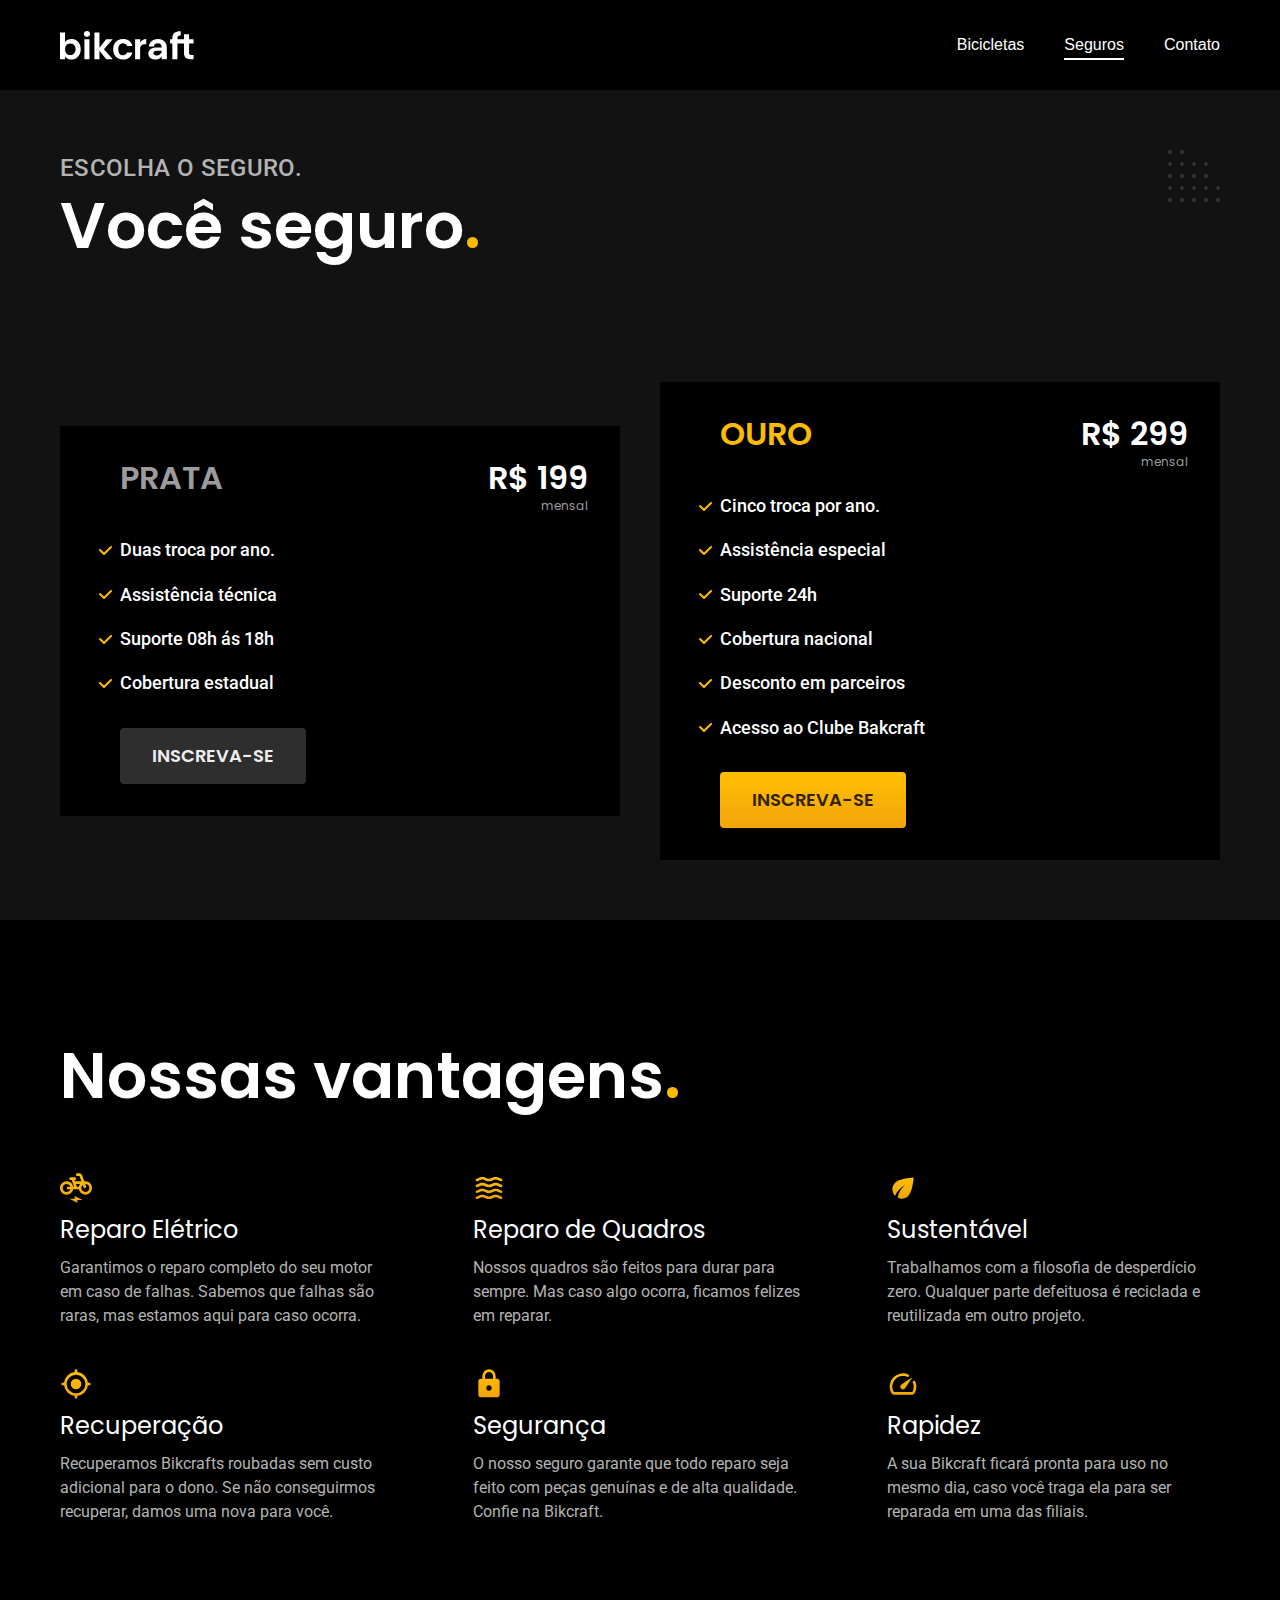
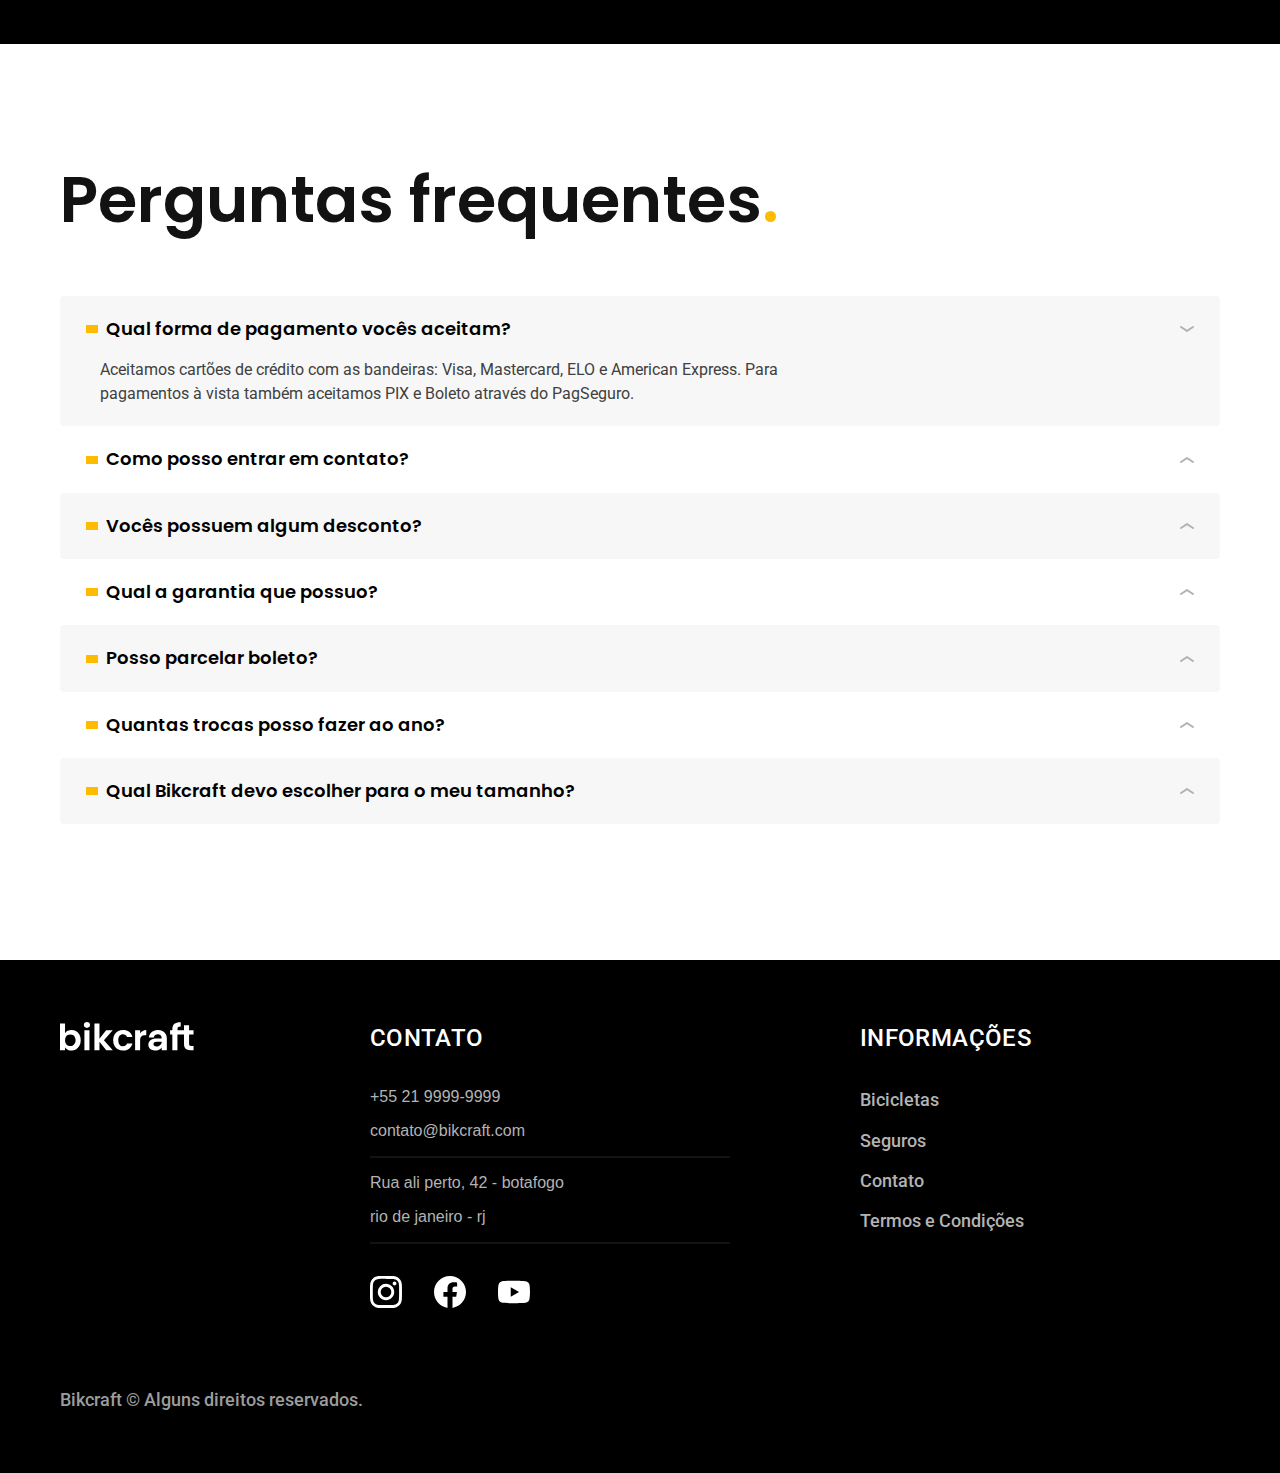
<file: seguros.html>
<!DOCTYPE html>
<html lang="pt-br">

    <head>
        <meta charset="UTF-8">
<meta name="viewport" content="width=device-width, initial-scale=1.0">
        <title>Seguros / Bikcraft</title>
        <meta name="description" content="Seguros.">
    
<link rel="icon" href="./favicon.svg" type="image/svg+xml">
        <link rel="preload" href="./css/style.min.css" as="style">        
        <link rel="stylesheet" href="./css/style.min.css">

     <link rel="preconnect" href="https://fonts.googleapis.com">
     <link rel="preconnect" href="https://fonts.gstatic.com" crossorigin>
     <link href="https://fonts.googleapis.com/css2?family=Merriweather:ital,wght@1,900&family=Poppins:wght@400;600&family=Roboto:wght@400;500&display=swap" rel="stylesheet"> 
      <script>document.documentElement.classList.add('js');</script>
    </head>

    <body id="seguros">
        <header class="header-bg">
            <div class="header container">
                <a href="./index.html">
                    <img src="./img/bikcraft.svg" width="136" height="32" alt="Bikcraft">
                </a>

            <nav aria-label="primaria">
                <ul class="header-menu fonte-1-m cor-0">
                    <li><a href="./bicicletas.html">Bicicletas</a></li>
                    <li><a href="./seguros.html">Seguros</a></li>
                    <li><a href="./contato.html">Contato</a></li>
                </ul>
            </nav>
        </div>
        </header>
        <main class="seguros-bg">
            <div class="titulo-bg">
                <div class="titulo container">
                    <p class="font-2-g-b cor-5 fadeInDown" data-anime="200">ESCOLHA O SEGURO.</p>
                    <h1 class="font-1-xgg cor-0 fadeInDown" data-anime="200">Você seguro<span class="cor-p1">.</span></h1>
                </div>
            </div>

                <div class="seguros container">
                    <div class="seguros-item">
                    <h3 class="font-1-gg cor-6">PRATA</h3>
                    <span class="font-1-gg cor-0">R$ 199 <span class="font-1-pp cor-6">mensal</span></span>
                    <ul class="font-2-m cor-0">
                        <li>Duas troca por ano.</li>
                        <li>Assistência técnica</li>
                        <li>Suporte 08h ás 18h</li>
                        <li>Cobertura estadual</li>
                    </ul>
                    <a class="botao secundario" href="./orcamento.html?tipo=seguro&produto=prata">Inscreva-se</a>
                </div>
                    <div class="seguros-item">
                    <h3 class="font-1-gg cor-p1">OURO</h3>
                    <span class="font-1-gg cor-0">R$ 299 <span class="font-1-pp cor-6">mensal</span></span>
                    <ul class="font-2-m cor-0">
                        <li>Cinco troca por ano.</li>
                        <li>Assistência especial</li>
                        <li>Suporte 24h</li>
                        <li>Cobertura nacional</li>
                        <li>Desconto em parceiros</li>
                        <li>Acesso ao Clube Bakcraft</li>
                    </ul>
                    <a class="botao" href="./orcamento.html?tipo=seguro&produto=ouro">Inscreva-se</a>
                </div>
        </main>

<article class="vantagens-bg">
            <div class="vantagens container">
                <h2 class="font-1-xgg cor-0">Nossas vantagens<span class="cor-p1">.</span></h2>
        <ul>
            <li>
                <img src="./img/icones/eletrica.svg" width="32" height="32" alt="">
                <h3 class="font-1-g cor-0">Reparo Elétrico</h3>
                <p class="font-2-p cor-5">Garantimos o reparo completo do seu motor em caso de falhas. Sabemos que falhas são raras, mas estamos aqui para caso ocorra.</p>
            </li>
            <li>
                <img src="./img/icones/carbono.svg" width="32" height="32" alt="">
                <h3 class="font-1-g cor-0">Reparo de Quadros</h3>
                <p class="font-2-p cor-5">Nossos quadros são feitos para durar para sempre. Mas caso algo ocorra, ficamos felizes em reparar.</p>
            </li>
            <li>
                <img src="./img/icones/sustentavel.svg" width="32" height="32" alt="">
                <h3 class="font-1-g cor-0">Sustentável</h3>
                <p class="font-2-p cor-5">Trabalhamos com a filosofia de desperdício zero. Qualquer parte defeituosa é reciclada e reutilizada em outro projeto.</p>
            </li>
             <li>
                <img src="./img/icones/rastreador.svg" width="32" height="32" alt="">
                <h3 class="font-1-g cor-0">Recuperação</h3>
                <p class="font-2-p cor-5">Recuperamos Bikcrafts roubadas sem custo adicional para o dono. Se não conseguirmos recuperar, damos uma nova para você.</p>
            </li>
            <li>
                <img src="./img/icones/seguro.svg" width="32" height="32" alt="">
            <h3 class="font-1-g cor-0">Segurança</h3>
            <p class="font-2-p cor-5">O nosso seguro garante que todo reparo seja feito com peças genuínas e de alta qualidade. Confie na Bikcraft.</p>
            </li>
            <li>
                <img src="./img/icones/velocidade.svg" width="32" height="32" alt="">
            <h3 class="font-1-g cor-0">Rapidez</h3>
            <p class="font-2-p cor-5">A sua Bikcraft ficará pronta para uso no mesmo dia, caso você traga ela para ser reparada em uma das filiais.</p>
            </li>
        </ul>
        </div>
</article> 

    <article class="perguntas container">
                <h2 class="font-1-xgg">Perguntas frequentes<span class="cor-p1">.</span></h2>
                
            <dl>
                <div>
                    <dt><button class="font-1-m-b" aria-controls="pergunta1" aria-expanded="true">Qual forma de pagamento vocês aceitam?</button></dt>
                    <dd id="pergunta1" class="font-2-p cor-9 ativa">Aceitamos cartões de crédito com as bandeiras: Visa, Mastercard, ELO e American Express. Para pagamentos à vista também aceitamos PIX e Boleto através do PagSeguro.</dd>
                    </div>
                    <div>
                    <dt><button class="font-1-m-b" aria-controls="pergunta2" aria-expanded="false">Como posso entrar em contato?</button></dt>
                    <dd id="pergunta2" class="font-2-p cor-9">Aceitamos cartões de crédito com as bandeiras: Visa, Mastercard, ELO e American Express. Para pagamentos à vista também aceitamos PIX e Boleto através do PagSeguro.</dd>
                    </div>
                    <div>
                    <dt><button class="font-1-m-b" aria-controls="pergunta3" aria-expanded="false">Vocês possuem algum desconto?</button></dt>
                    <dd id="pergunta3" class="font-2-p cor-9">Aceitamos cartões de crédito com as bandeiras: Visa, Mastercard, ELO e American Express. Para pagamentos à vista também aceitamos PIX e Boleto através do PagSeguro.</dd>
                    </div>
                    <div>
                    <dt><button class="font-1-m-b" aria-controls="pergunta4" aria-expanded="false">Qual a garantia que possuo?</button></dt>
                    <dd id="pergunta4" class="font-2-p cor-9">Aceitamos cartões de crédito com as bandeiras: Visa, Mastercard, ELO e American Express. Para pagamentos à vista também aceitamos PIX e Boleto através do PagSeguro.</dd>
                    </div>
                    <div>
                    <dt><button class="font-1-m-b" aria-controls="pergunta5" aria-expanded="false">Posso parcelar boleto?</button></dt>
                    <dd id="pergunta5" class="font-2-p cor-9">Aceitamos cartões de crédito com as bandeiras: Visa, Mastercard, ELO e American Express. Para pagamentos à vista também aceitamos PIX e Boleto através do PagSeguro.</dd>
                    </div>
                    <div>
                    <dt><button class="font-1-m-b" aria-controls="pergunta6" aria-expanded="false">Quantas trocas posso fazer ao ano?</button></dt>
                    <dd id="pergunta6" class="font-2-p cor-9">Aceitamos cartões de crédito com as bandeiras: Visa, Mastercard, ELO e American Express. Para pagamentos à vista também aceitamos PIX e Boleto através do PagSeguro.</dd>
                    </div>
                    <div>
                    <dt><button class="font-1-m-b" aria-controls="pergunta7" aria-expanded="false">Qual Bikcraft devo escolher para o meu tamanho?</button></dt>
                    <dd id="pergunta7" class="font-2-p cor-9">Aceitamos cartões de crédito com as bandeiras: Visa, Mastercard, ELO e American Express. Para pagamentos à vista também aceitamos PIX e Boleto através do PagSeguro.</dd>
                </div>
            </dl>
    </article>

        <footer class="footer-bg">
            <div class="footer container">
                <img src="./img/bikcraft.svg" width="136" height="32" alt="Bikcraft">
                <div class="footer-contato">
                    <h3 class="font-2-g-b cor-0">CONTATO</h3>
                    <ul class="font-2-3 cor-5">
                        <li><a href="tel:+552199999999">+55 21 9999-9999</a></li>
                        <li><a href="mailto:contato@bikcraft.com">contato@bikcraft.com</a></li>
                        <li>Rua ali perto, 42 - botafogo</li>
                        <li>rio de janeiro - rj</li>
                    </ul>
                    <div class="footer-redes">
                        <a href="./">
                            <img src="./img/redes/instagram.svg" width="32" height="32" alt="Instagram">
                        </a>
                        <a href="./">
                            <img src="./img/redes/facebook.svg" width="32" height="32" alt="Facebook">
                        </a>
                        <a href="./">
                            <img src="./img/redes/youtube.svg" width="32" height="32" alt="Youtube">
                        </a>
                        </div>
                </div>
            
               <div class="footer-informacoes">
                <h3 class="font-2-g-b cor-0">INFORMAÇÕES</h3>
                <nav>
                    <ul class="font-2-m cor-5">
                        <li><a href="./bicicletas.html">Bicicletas</a></li>
                        <li><a href="./seguros.html">Seguros</a></li>
                        <li> <a href="./contato.html">Contato</a></li>
                        <li><a href="./termos.html">Termos e Condições</a></li>
                    </ul>
                </nav>
                </div>  
                <p class="footer-copy font-2-m cor-6">Bikcraft © Alguns direitos reservados.</p>  
            </div> 
        </footer>
        <script src="./js/plugins/simple-anime.js"></script>
            <script src="./js/script.js"></script>
    </body>
        </html>
</file>
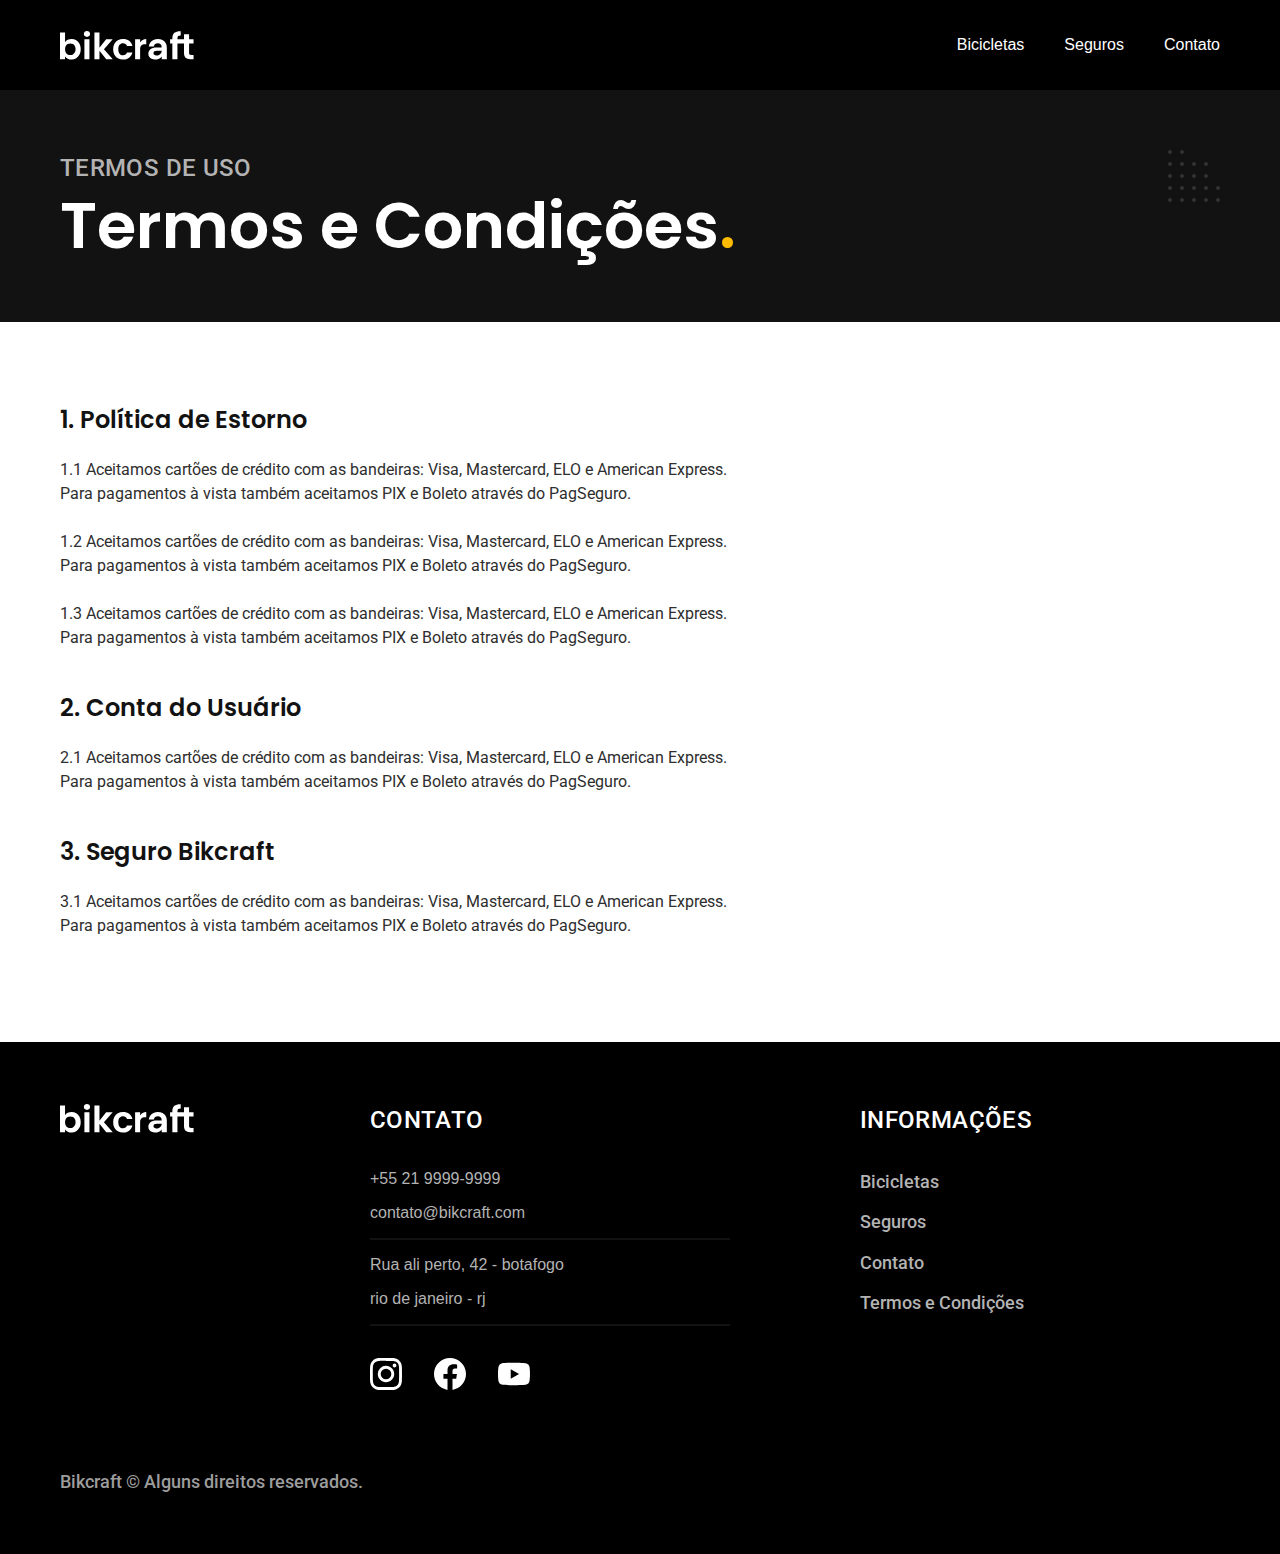
<file: termos.html>
<!DOCTYPE html>
<html lang="pt-br">

    <head>
        <meta charset="UTF-8">
<meta name="viewport" content="width=device-width, initial-scale=1.0">
        <title>Termos e Condições / Bikcraft</title>
        <meta name="description" content="Termos e condições.">
    
<link rel="icon" href="./favicon.svg" type="image/svg+xml">
        <link rel="preload" href="./css/style.min.css" as="style">        
        <link rel="stylesheet" href="./css/style.min.css">

     <link rel="preconnect" href="https://fonts.googleapis.com">
     <link rel="preconnect" href="https://fonts.gstatic.com" crossorigin>
     <link href="https://fonts.googleapis.com/css2?family=Merriweather:ital,wght@1,900&family=Poppins:wght@400;600&family=Roboto:wght@400;500&display=swap" rel="stylesheet"> 
      <script>document.documentElement.classList.add('js');</script>
    </head>

    <body id="termos">
        <header class="header-bg">
            <div class="header container">
                <a href="./index.html">
                    <img src="./img/bikcraft.svg" width="136" height="32" alt="Bikcraft">
                </a>

            <nav aria-label="primaria">
                <ul class="header-menu fonte-1-m cor-0">
                    <li><a href="./bicicletas.html">Bicicletas</a></li>
                    <li><a href="./seguros.html">Seguros</a></li>
                    <li><a href="./contato.html">Contato</a></li>
                </ul>
            </nav>
        </div>
        </header>
        <main>
            <div class="titulo-bg">
                <div class="titulo container">
                    <p class="font-2-g-b cor-5 fadeInDown" data-anime="200">Termos de uso</p>
                    <h1 class="font-1-xgg cor-0 fadeInDown" data-anime="200">Termos e Condições<span class="cor-p1">.</span></h1>
                </div>
            </div>
            <div class="termos font-2-p cor-10 container">
                <h2 class="font-1-g cor-11">1. Política de Estorno</h2>
                <p>1.1 Aceitamos cartões de crédito com as bandeiras: Visa, Mastercard, ELO e American Express. Para pagamentos à vista também aceitamos PIX e Boleto através do PagSeguro.</p>
                <p>1.2 Aceitamos cartões de crédito com as bandeiras: Visa, Mastercard, ELO e American Express. Para pagamentos à vista também aceitamos PIX e Boleto através do PagSeguro.</p>
                <p>1.3 Aceitamos cartões de crédito com as bandeiras: Visa, Mastercard, ELO e American Express. Para pagamentos à vista também aceitamos PIX e Boleto através do PagSeguro.</p>
                <h2 class="font-1-g cor-11">2. Conta do Usuário</h2>
                <p>2.1 Aceitamos cartões de crédito com as bandeiras: Visa, Mastercard, ELO e American Express. Para pagamentos à vista também aceitamos PIX e Boleto através do PagSeguro.</p>
                <h2 class="font-1-g cor-11">3. Seguro Bikcraft</h2>
                <p>3.1 Aceitamos cartões de crédito com as bandeiras: Visa, Mastercard, ELO e American Express. Para pagamentos à vista também aceitamos PIX e Boleto através do PagSeguro.</p>
            </div>

        </main>

        <footer class="footer-bg">
            <div class="footer container">
                <img src="./img/bikcraft.svg" width="136" height="32" alt="Bikcraft">
                <div class="footer-contato">
                    <h3 class="font-2-g-b cor-0">CONTATO</h3>
                    <ul class="font-2-3 cor-5">
                        <li><a href="tel:+552199999999">+55 21 9999-9999</a></li>
                        <li><a href="mailto:contato@bikcraft.com">contato@bikcraft.com</a></li>
                        <li>Rua ali perto, 42 - botafogo</li>
                        <li>rio de janeiro - rj</li>
                    </ul>
                    <div class="footer-redes">
                        <a href="./">
                            <img src="./img/redes/instagram.svg" width="32" height="32" alt="Instagram">
                        </a>
                        <a href="./">
                            <img src="./img/redes/facebook.svg" width="32" height="32" alt="Facebook">
                        </a>
                        <a href="./">
                            <img src="./img/redes/youtube.svg" width="32" height="32" alt="Youtube">
                        </a>
                        </div>
                </div>
            
               <div class="footer-informacoes">
                <h3 class="font-2-g-b cor-0">INFORMAÇÕES</h3>
                <nav>
                    <ul class="font-2-m cor-5">
                        <li><a href="./bicicletas.html">Bicicletas</a></li>
                        <li><a href="./seguros.html">Seguros</a></li>
                        <li> <a href="./contato.html">Contato</a></li>
                        <li><a href="./termos.html">Termos e Condições</a></li>
                    </ul>
                </nav>
                </div>  
                <p class="footer-copy font-2-m cor-6">Bikcraft © Alguns direitos reservados.</p>  
            </div> 
        </footer>
        <script src="./js/plugins/simple-anime.js"></script>
            <script src="./js/script.js"></script>
    </body>
        </html>
</file>
<file: css/style.min.css>
body{margin:0;font-family:Arial,Helvetica,sans-serif;color:var(--cor-11)}blockquote,dd,h1,h2,h3,h4,p,ul{margin:0}ul{padding:0;list-style:none}a{text-decoration:none;color:inherit}img{max-width:100%;height:auto;display:block}img[src$=".jpg"]{border-radius:4px}.font-1-pp{font:400 0.75rem/1.35 Poppins,sans-serif}.font-2-pp{font:400 0.875rem/1.43 Roboto,sans-serif}.font-2-p{font:400 1rem/1.5 Roboto,sans-serif}.font-1-p{font:400 1rem/1.5 Poppins,sans-serif}.font-2-m{font:500 1.1255rem/1.35 Roboto,sans-serif}.font-1-m-b{font:600 1.125rem/1.35 Poppins,sans-serif}.font-1-m{font:400 1.125rem/1.35 Poppins,sans-serif}.font-2-g-b{font:500 1.5rem/1.5 Roboto,sans-serif;letter-spacing:.015em;text-transform:uppercase}.font-2-g{font:400 1.5rem/1.5 Roboto,sans-serif}.font-1-g{font:400 1.5rem/1.5 Poppins,sans-serif}.font-1-gg{font:600 2rem/1.25 Poppins,sans-serif}.font-2-gg{font:500 2rem/1.25 Roboto,sans-serif}.font-1-xgg{font:600 4rem/1.125 Poppins,sans-serif}@media (max-width:1200px){.font-1-xgg{font-size:3rem}.font-2-g,.font-2-g-b{font-size:1.125rem}}@media (max-width:800px){.font-1-xgg{font-size:2rem}.font-1-g,.font-2-g{font-size:1.5rem}}:root{--cor-0:#ffffff;--cor-1:#F7F7F7;--cor-2:#EDEDED;--cor-3:#DEDEDE;--cor-4:#CCCCCC;--cor-5:#B3B3B3;--cor-6:#9C9C9C;--cor-7:#707070;--cor-8:#595959;--cor-9:#404040;--cor-10:#2E2E2E;--cor-11:#121212;--cor-12:#000000;--cor-p1:#FFBB00;--cor-p2:#E4A30B;--cor-p3:#A66F00;--cor-p4:#664400;--cor-p5:#332200}.cor-0{color:var(--cor-0)}.cor-1{color:var(--cor-1)}.cor-2{color:var(--cor-2)}.cor-3{color:var(--cor-3)}.cor-4{color:var(--cor-4)}.cor-5{color:var(--cor-5)}.cor-6{color:var(--cor-6)}.cor-7{color:var(--cor-7)}.cor-8{color:var(--cor-8)}.cor-9{color:var(--cor-9)}.cor-10{color:var(--cor-10)}.cor-11{color:var(--cor-11)}.cor-12{color:var(--cor-12)}.cor-p1{color:var(--cor-p1)}.cor-p2{color:var(--cor-p2)}.cor-p3{color:var(--cor-p3)}.cor-p4{color:var(--cor-p4)}.cor-p5{color:var(--cor-p5)}.js .fadeInDown{transform:translate3d(0,-20px,0)}.js .fadeInUp{transform:translate3d(0,20px,0)}.js .fadeInRight{transform:translate3d(20px,0,0)}.js .fadeInLeft{transform:translate3d(-20px,0,0)}.js [data-anime]{opacity:0}.js .anime{opacity:1;transform:none;transition:transform .8s,opacity .8s}.header-bg{background-color:var(--cor-12)}.header{display:flex;flex-wrap:wrap;gap:20px;justify-content:space-between;align-items:center;padding-top:20px;padding-bottom:20px}.header-menu{display:flex;flex-wrap:wrap;gap:40px}.header-menu a{color:var(--cor-0);display:inline-block;padding:16px 0;position:relative}.header-menu a::after{content:"";display:block;height:2px;width:0;background:var(--cor-0);margin-top:4px;transition:.3s;position:absolute}.header-menu a:hover:after,.js .header-menu a.ativo::after{width:100%}@media (max-width:800px){.header-menu{gap:20px}.header-menu a{background:var(--cor-12);padding:12px 16px;border-radius:4px}.header-menu a:hover{background-color:var(--cor-10)}.header a:after{display:none}}@media (max-widht:600px){.header-menu{gap:12px}.header-menu a{box-shadow:inset 0 -120px var(--cor-0)}}.footer-bg{background-color:var(--cor-12)}.footer{display:grid;grid-template-columns:3fr 5fr 4fr;gap:40px;padding-top:60px;padding-bottom:60px}.footer h3{margin-bottom:32px}.footer-contato ul{margin-bottom:32px}.footer-contato li:nth-child(2n):after{content:"";display:block;max-width:360px;height:2px;background:var(--cor-11);margin-top:16px}.footer li{margin-bottom:16px}.footer-redes{display:flex;gap:32px}.footer a:hover{color:var(--cor-0)}.footer-copy{grid-column:1/-1;margin-top:40px}@media (max-width:800px){.footer>img{display:none}.footer{grid-template-columns:1fr 1fr}}@media (max-width:600px){.footer{grid-template-columns:1fr;gap:60px}.footer-copy{margin-top:0}}.container{box-sizing:border-box;max-width:1200px;padding-left:20px;padding-right:20px;margin-left:auto;margin-right:auto}.botao{display:inline-block;padding:16px 32px;background:linear-gradient(#ffbf00,#f2a50c);border-radius:4px;box-shadow:0 1px 2px rgba(0,0,0,.1);text-transform:uppercase;color:var(--cor-p5);font:600 1.125rem/1.35 Poppins,sans-serif;max-width:max-content;border:none;cursor:pointer}.checkbox{color:none}.botao:hover{background:linear-gradient(#ffb60d,#e59317)}.botao.secundario{background:var(--cor-10);color:var(--cor-2)}.botao.secundario:hover{background:var(--cor-9)}.botao.seta{display:flex;align-items:center}.botao.seta::after{content:"";display:inline-block;width:18px;height:10px;margin-left:12px;background:url(../img/icones/seta.svg);transition:transform .2s}.botao.seta:hover::after{transform:translateX(4px)}@media (max-width:600px){.botao{padding:12px 16px;font-size:1rem}}.link{display:inline-block;color:var(--cor-p1);font:500 1.5rem/1.5 Poppins,sans-serif;text-transform:uppercase}.link::after{content:"";display:block;width:100%;height:4px;background-color:currentColor}.link:hover{color:var(--cor-0)}.titulo-bg{padding-top:60px;background:var(--cor-11)}.titulo{background:url(../img/dec/top-right.svg) no-repeat top right 20px}.titulo p{margin-bottom:4px}.titulo h1{padding-bottom:60px}@media (max-width:800px){.titulo-bg{padding-top:40px;padding-bottom:40px}.titulo p{font-size:1rem;text-transform:lowercase;font-weight:400}}.form{display:grid;grid-template-columns:1fr 1fr;gap:20px}.form label{display:block;font:400 1rem/1.5 Poppins,sans-serif;margin-bottom:4px}.form .col-2{grid-column:span 2}.form input[type=email],.form input[type=text],.form textarea{font:400 1rem/1.5 Roboto,sans-serif;background:var(--cor-1);border:1px solid var(--cor-2);padding:12px;border-radius:4px;width:100%;box-sizing:border-box}.form input[type=email]:focus,.form input[type=text]:focus,.form textarea:focus{outline:0;border-color:var(--cor-p1);background:var(--cor-0);box-shadow:0 0 0 2px #fea}.caixa-selecao{cursor:pointer}.caixa-selecao p{display:inline-block;position:absolute;margin-left:24px}.caixa-selecao a{text-decoration:underline}.caixa-selecao input{display:none}.caixa-selecao span{display:inline-block;width:12px;height:12px;border-radius:2px;background:var(--cor-0);border:1px solid var(--cor-3);box-shadow:0 0 0 1px var(--cor-2);position:relative}.caixa-selecao input:checked+span{background:url('../img/icones/lista.svg') no-repeat;box-shadow:0 0 0 1px #fea}@media (max-width:600px){.form{grid-template-columns:1fr}.form .col-2{grid-column:1}}.introducao-bg{background:var(--cor-12) url(../img/dec/bottom-left.svg) no-repeat bottom 160px left 20px;box-shadow:inset 0 -120px var(--cor-0)}.introducao{display:grid;grid-template-columns:1fr 1fr;gap:0 40px}.introducao-conteudo{align-self:end;padding-bottom:200px}.introducao img{width:100%;height:100%;object-fit:cover;border-radius:4px}.introducao h1{margin-bottom:32px}.introducao p{margin-bottom:20px;color:var(--cor-1)}@media (max-width:800px){.introducao-bg{background:var(--cor-12);padding-top:40px;box-shadow:inset 0 -60px var(--cor-0)}.introducao{grid-template-columns:1fr;gap:32px}.introducao-conteudo{padding-bottom:0}.introducao h1{margin-bottom:16px}.introducao img{height:300px;width:100%}}.tecnologia-bg{background-color:var(--cor-11);box-shadow:inset 0 120px var(--cor-0),inset 0 -80px var(--cor-0)}.tecnologia{display:grid;grid-template-columns:1fr 1fr;gap:40px}.tecnologia-imagem img{width:100%;height:100%;object-fit:cover;object-position:left}.tecnologia-conteudo{padding-top:160px;padding-bottom:160px}.tecnologia-conteudo>span{display:block;margin-bottom:20px}.tecnologia-conteudo h2{margin-bottom:32px}.tecnologia-conteudo>p{margin-bottom:20px}.tecnologia a{margin-bottom:80px}.tecnologia-vantagens{display:flex;gap:40px}.tecnologia-vantagens h3{margin-bottom:8px;width:max-content}.tecnologia-vantagens img{width:24px;margin-bottom:8px}@media (max-width:800px){.tecnologia-bg{box-shadow:initial}.tecnologia{grid-template-columns:1fr}.tecnologia-conteudo{padding-top:60px;padding-bottom:60px}.tecnologia-imagem{display:none}.tecnologia a{margin-bottom:60px}}@media (max-width:600px){.tecnologia-vantagens{flex-direction:column}}.parceiros{padding-top:60px;padding-bottom:120px}.parceiros h2{margin-bottom:60px}.parceiros ul{padding:0 20px;max-width:1400px;display:grid;grid-template-columns:repeat(4,1fr);margin:0 auto}.parceiros li{display:flex;padding:32px;border-left:2px solid var(--cor-2)}.parceiros img{margin:auto}.parceiros li:first-child,.parceiros li:nth-child(5){border-left:none}.parceiros li:nth-child(n+5){border-top:2px solid var(--cor-2)}@media (max-width:800px){.parceiros{padding-bottom:60px}.parceiros li{padding:20px}.parceiros h2{margin-bottom:20px}.parceiros ul{grid-template-columns:repeat(2,1fr)}.parceiros li:nth-child(n+3){border-top:2px solid var(--cor-2)}.parceiros li:nth-child(odd){border-left:none}}.depoimento{display:grid;grid-template-columns:1fr 1fr;background:var(--cor-p1);overflow:hidden}.depoimento img{width:100%;height:100%;object-fit:cover;border-radius:0}.depoimento-conteudo{padding:40px 40px 80px 80px;align-self:end;background:url(../img/dec/bottom-right-p.svg) no-repeat bottom 40px right 40px}.depoimento-conteudo p{max-width:32ch;font-family:Merriweather,serif;font-style:italic;font-weight:900;margin-bottom:32px;position:relative}.depoimento p::after,.depoimento p::before{font-size:5rem;color:var(--cor-p2);position:absolute}.depoimento p::before{content:"“";left:-50px;top:-20px}.depoimento p::after{content:"”"}@media (min-width:1200px){.depoimento img{max-height:520px}}@media (max-width:800px){.depoimento{grid-template-columns:1fr;text-align:center}.depoimento img{max-height:200px}.depoimento-conteudo{padding:40px 20px;justify-self:center}}.bicicletas-lista{padding-top:60px;padding-bottom:120px}.bicicletas-lista h2{margin-bottom:40px}.bicicletas-lista ul{display:flex;gap:40px;padding:0 20px 20px 20px;max-width:1400px;margin-left:auto;margin-right:auto;overflow-x:auto}#bicicleta .bicicletas-lista ul{padding:0 0 20px 0}.bicicletas-lista li{flex:1;min-width:280px}.bicicletas-lista a{display:block}.bicicletas-lista img{margin-bottom:16px}.bicicletas-lista h3{margin-bottom:8px;display:flex;align-items:center}.bicicletas-lista h3::before{content:"";display:inline-block;height:8px;width:12px;margin-right:8px;background-color:var(--cor-p1);transition:width .2s}.bicicletas-lista a:hover h3::before{width:24px}.bicicletas-lista li span{padding-left:20px}@media (max-width:800px){.bicicletas-lista{padding-bottom:60px}.bicicletas-lista ul{gap:20px}}.bicicletas-bg{background-image:linear-gradient(to right,var(--cor-0) 30%,var(--cor-11)0%)}.bicicletas{display:grid;grid-template-columns:1fr 1fr;gap:40px;padding-top:60px;padding-bottom:60px;background:url(../img/dec/top-right.svg) no-repeat top 40px right 20px}.bicicletas-imagem{position:relative}.bicicletas-imagem span{background:var(--cor-12);padding:8px 16px 8px 8px;display:inline-block;position:absolute;top:20px;right:0;border-radius:4px 0 0 4px}.bicicletas-conteudo{display:grid;grid-template-columns:1fr auto;align-content:start}.bicicletas-conteudo h2,.bicicletas-conteudo p{grid-column:1/-1}.bicicletas h2{margin-bottom:20px}.bicicletas h2::before{content:"";display:block;width:12px;height:8px;background:var(--cor-p1);margin-bottom:8px}.bicicletas p{margin-bottom:32px}.bicicletas a{place-self:end}.bicicletas li{display:flex;align-items:center}.bicicletas li+li{margin-top:16px}.bicicletas-conteudo img{width:24px;margin-right:8px}.bicicletas ul{display:grid;gap:16px}@media (max-width:800px){.bicicletas-bg{background:var(--cor-11)}.bicicletas{grid-template-columns:1fr;gap:20px;padding-top:40px;padding-bottom:40px}}@media (max-width:600px){.bicicletas-conteudo{grid-template-columns:1fr}.bicicletas ul{font-size:1rem;grid-template-columns:1fr 1fr;margin-bottom:32px}.bicicletas a{place-self:start}}.bicicleta{display:grid;grid-template-columns:1fr 1fr;align-items:start;gap:40px;padding-top:60px;padding-bottom:60px}.bicicleta-imagens{display:flex;flex-wrap:wrap;gap:20px}.bicicleta-imagens img{flex:1;min-width:200px}.bicicleta-imagens img:first-child{min-width:100%}.bicicleta-conteudo>p{margin-bottom:32px}.bicicleta-comprar{display:grid;grid-template-columns:max-content auto;align-items:center;justify-items:start;gap:8px 12px;margin-bottom:40px}.bicicleta-comprar a{grid-row:span 2}.bicicleta-comprar span{display:flex;align-items:center;background-color:var(--cor-12);gap:8px;padding:4px 8px;border-radius:4px}.bicicleta-conteudo h2{text-transform:uppercase;letter-spacing:.015em;margin-bottom:12px}.bicicleta-ficha,.bicicleta-informacoes{background-color:var(--cor-12);padding:32px;border-radius:4px}.bicicleta-informacoes{margin-bottom:40px;display:grid;grid-template-columns:1fr 1fr;gap:32px}.bicicleta-informacoes img{width:24px;margin-bottom:8px}.bicicleta-informacoes h3{margin-bottom:8px}.bicicleta-ficha li{padding:4px 0;display:flex;justify-content:space-between;border-bottom:1px solid var(--cor-11)}.bicicleta-ficha li:last-child{border-bottom:none}.bicicleta-ficha span{color:var(--cor-6)}@media (max-width:800px){.bicicleta{grid-template-columns:1fr;padding-top:40px;padding-bottom:40px}.bicicleta-imagens{grid-row:2}}@media (max-width:400px){.bicicleta-informacoes{grid-template-columns:1fr}.bicicleta-comprar{grid-template-columns:1fr}}.seguro-bg{background-color:var(--cor-11);box-shadow:inset 0 120px var(--cor-0),inset 0 -120px var(--cor-12)}.seguro{display:grid;grid-template-columns:1fr 1fr;gap:40px}.seguro-imagem img{width:100%;height:100%;object-fit:cover}.seguro-conteudo{padding-top:180px;padding-bottom:180px}.seguro h2{margin-bottom:32px}.seguro p{margin-bottom:20px}@media (max-width:800px){.seguro-bg{box-shadow:inset 0 -60px var(--cor-12)}.seguro{grid-template-columns:1fr}.seguro-conteudo{grid-row:1;padding-top:40px;padding-bottom:0}}.seguros-bg{background-color:var(--cor-11)}.seguros{padding-top:60px;padding-bottom:60px;display:grid;grid-template-columns:1fr 1fr;gap:40px;align-items:center}.seguros h2{grid-column:1/-1}.seguros-item{background-color:var(--cor-12);padding:32px 32px 32px 60px;display:grid;grid-template-columns:1fr auto}.seguros-item h3{margin-bottom:40px}.seguros-item span{grid-column:2;display:block;text-align:right}.seguros-item ul{grid-column:1/-1;margin-bottom:32px}.seguros-item li{display:flex;align-items:center;position:relative}.seguros-item li+li{margin-top:20px}.seguros-item li::before{content:"";display:inline-block;width:13px;height:9px;background-image:url(../img/icones/lista.svg);position:absolute;left:-21px}.seguros-item a{grid-column:1/-1}@media (max-width:800px){.seguros{grid-template-columns:1fr}}.vantagens-bg{background-color:var(--cor-12)}.vantagens{padding-top:120px;padding-bottom:120px}.vantagens h2{margin-bottom:60px}.vantagens ul{display:grid;grid-template-columns:repeat(auto-fit,minmax(280px,max-content));gap:40px 80px}.vantagens h3,.vantagens img{margin-bottom:8px}@media (max-width:800px){.vantagens{padding-top:60px;padding-bottom:60px}.vantagens h2{margin-bottom:40px}.vantagens ul{gap:20px}}.perguntas{padding-bottom:120px;padding-top:120px}.perguntas h2{margin-bottom:60px}.perguntas dl>div{padding:20px;border-radius:4px}.perguntas dl>div:nth-child(odd){background:var(--cor-1)}.perguntas button{display:grid;grid-template-columns:auto 1fr auto;align-items:center;gap:8px;cursor:pointer;border:none;background:0 0;width:100%;text-align:left}.perguntas button::before{content:"";display:inline-block;width:12px;height:8px;background-color:var(--cor-p1)}.perguntas button::after{content:"";display:inline-block;width:14px;height:6px;background:url('../img/icones/seta-abrir.svg');transition:.3s}.perguntas button:hover:after,.perguntas button[aria-expanded=true]::after{transform:rotate(180deg)}.js .perguntas dd{display:none}.js .perguntas dd.ativa{display:block}.perguntas dd{padding-left:20px;padding-top:16px;max-width:80ch}@media (max-width:800px){.perguntas{padding-top:60px;padding-bottom:60px}.perguntas h2{margin-bottom:40px}}.termos{padding-top:80px;padding-bottom:80px}.termos h2{font-weight:600;margin-bottom:20px}.termos p+h2{margin-top:40px}.termos p{max-width:75ch;margin-bottom:24px}#contato{background:linear-gradient(var(--cor-11) 600px,var(--cor-1) 0)}.contato{display:grid;grid-template-columns:5fr 7fr}.contato-dados,.contato-formulario{padding:60px;box-shadow:0 1px 2px rgba(0,0,0,.1)}.contato-dados{border-radius:5px 0 0 5px;background:var(--cor-12) url(../img/dec/bottom-left.svg) no-repeat bottom 20px left 20px}.contato-formulario{border-radius:0 5px 5px 0;background:var(--cor-0) url(../img/dec/bottom-right.svg) no-repeat bottom 20px right 20px}.contato-dados h2{margin-bottom:60px}.contato-endereco{margin-bottom:32px;padding-left:28px;background:url("../img/icones/local.svg") no-repeat 0 2px}.contato-endereco p{margin-bottom:8px}.contato-meios a{display:block;max-width:max-content;margin-bottom:8px;padding-left:28px}.contato-meios a:hover{color:var(--cor-0)}.contato-meios a:first-child{background:url("../img/icones/email.svg") no-repeat 0 2px}.contato-meios a:nth-child(2){margin-bottom:32px}.contato-meios a:nth-child(3){background:url("../img/icones/telefone.svg") no-repeat 0 2px;margin-bottom:60px}.contato-redes{display:flex;gap:32px;padding-left:28px}@media (max-width:800px){.contato{grid-template-columns:1fr}.contato-dados,.contato-formulario{padding:20px}.contato-dados{border-radius:5px 5px 0 0;background:var(--cor-12)}.contato-formulario{border-radius:0 0 5px 5px}.contato-dados h2,.contato-meios a:nth-child(3){margin-bottom:32px}.contato-redes a:nth-child(3){margin-bottom:12px}}.lojas{display:grid;grid-template-columns:1fr 1fr;gap:0 40px;padding-top:120px;padding-bottom:120px}.lojas h2{grid-column:1/-1;margin-bottom:60px}.lojas img{border-radius:4px 4px 0 0}.lojas-item{border-radius:4px;background:var(--cor-0);box-shadow:0 1px 2px rgba(0,0,0,.1)}.lojas-conteudo{display:grid;grid-template-columns:1fr 1fr;gap:32px 16px;padding:32px}.lojas-conteudo h3,.lojas-tempo{grid-column:1/-1}.lojas-dados{display:grid;gap:8px;border-left:2px solid var(--cor-2);padding-left:12px}.lojas-tempo{display:flex;align-items:center;gap:8px}@media (max-width:800px){.lojas{gap:20px;padding-top:60px;padding-bottom:60px}.lojas h2{margin-bottom:32px}.lojas-conteudo{grid-template-columns:1fr}}@media (max-width:600px){.lojas{grid-template-columns:1fr}}#orcamento{background:linear-gradient(var(--cor-11) 600px,var(--cor-1) 0)}.orcamento{display:grid;grid-template-columns:5fr 7fr;padding-bottom:120px}.orcamento h2{text-transform:uppercase;position:relative;display:flex;align-items:center}.orcamento h2::before{content:"";display:inline-block;width:4px;height:8px;background-color:var(--cor-p1);position:absolute;left:-12px}.orcamento-dados,.orcamento-produto{padding:60px;box-shadow:0 1px 2px rgba(0,0,0,.1)}.orcamento-produto{border-radius:5px 0 0 5px;background:var(--cor-12) url(../img/dec/bottom-left.svg) no-repeat bottom 20px left 20px;display:grid;grid-template-columns:1fr 1fr;align-content:start;gap:20px}.orcamento-produto label{font:400 1rem/1.5 Poppins,sans-serif;color:var(--cor-4);background-color:var(--cor-10);padding:12px 16px;border-radius:4px;cursor:pointer;display:grid;grid-template-columns:auto 1fr auto;align-items:center;border:1px solid var(--cor-10)}.orcamento-produto input:checked+label{background:var(--cor-0);color:var(--cor-11)}.orcamento-produto label::before{content:"";display:inline-block;box-sizing:border-box;width:12px;height:12px;border:1px solid var(--cor-6);border-radius:50%;margin-right:8px}.orcamento-produto input:checked+label::before{border-color:var(--cor-7);box-shadow:inset 0 0 0 3px var(--cor-0),inset 0 0 0 6px var(--cor-7)}.orcamento-produto label:hover{background-color:var(--cor-9);border-color:var(--cor-9)}.orcamento-produto input:focus+label{box-shadow:0 0 0 2px var(--cor-p1);border-color:var(--cor-12)}.orcamento-produto label span{display:none}.orcamento-produto input:checked+label span{display:inline-block}.orcamento-produto input{opacity:0;position:absolute;pointer-events:none}.orcamento-produto>*{grid-column:1/-1}.orcamento-produto>label{grid-column:initial}.orcamento-dados{border-radius:0 5px 5px 0;background:var(--cor-0) url(../img/dec/bottom-right.svg) no-repeat bottom 20px right 20px}.orcamento-conteudo{display:none}.orcamento-conteudo h2,.orcamento-dados h2:nth-of-type(n+2){margin-top:20px}#bikcraft:checked~#orcamento-bikcraft,#seguro:checked~#orcamento-seguro{display:grid;gap:20px}.orcamento-detalhes{display:none;background:var(--cor-0);padding:20px;grid-template-columns:1fr 1fr;border-radius:4px;align-items:center}.orcamento-detalhes li{display:flex;align-items:center;margin-bottom:8px}.orcamento-detalhes li img{width:16px;margin-right:8px}.orcamento-produto input:checked+label+.orcamento-detalhes{display:grid}@media (max-width:1200px){.orcamento-dados,.orcamento-produto{padding:32px}}@media (max-width:800px){.orcamento{grid-template-columns:1fr}.orcamento-produto{border-radius:5px 5px 0 0;background:var(--cor-12)}.orcamento-dados{border-radius:0 0 5px 5px}}@media (max-width:400px){.orcamento-conteudo{grid-template-columns:1fr}}
</file>
